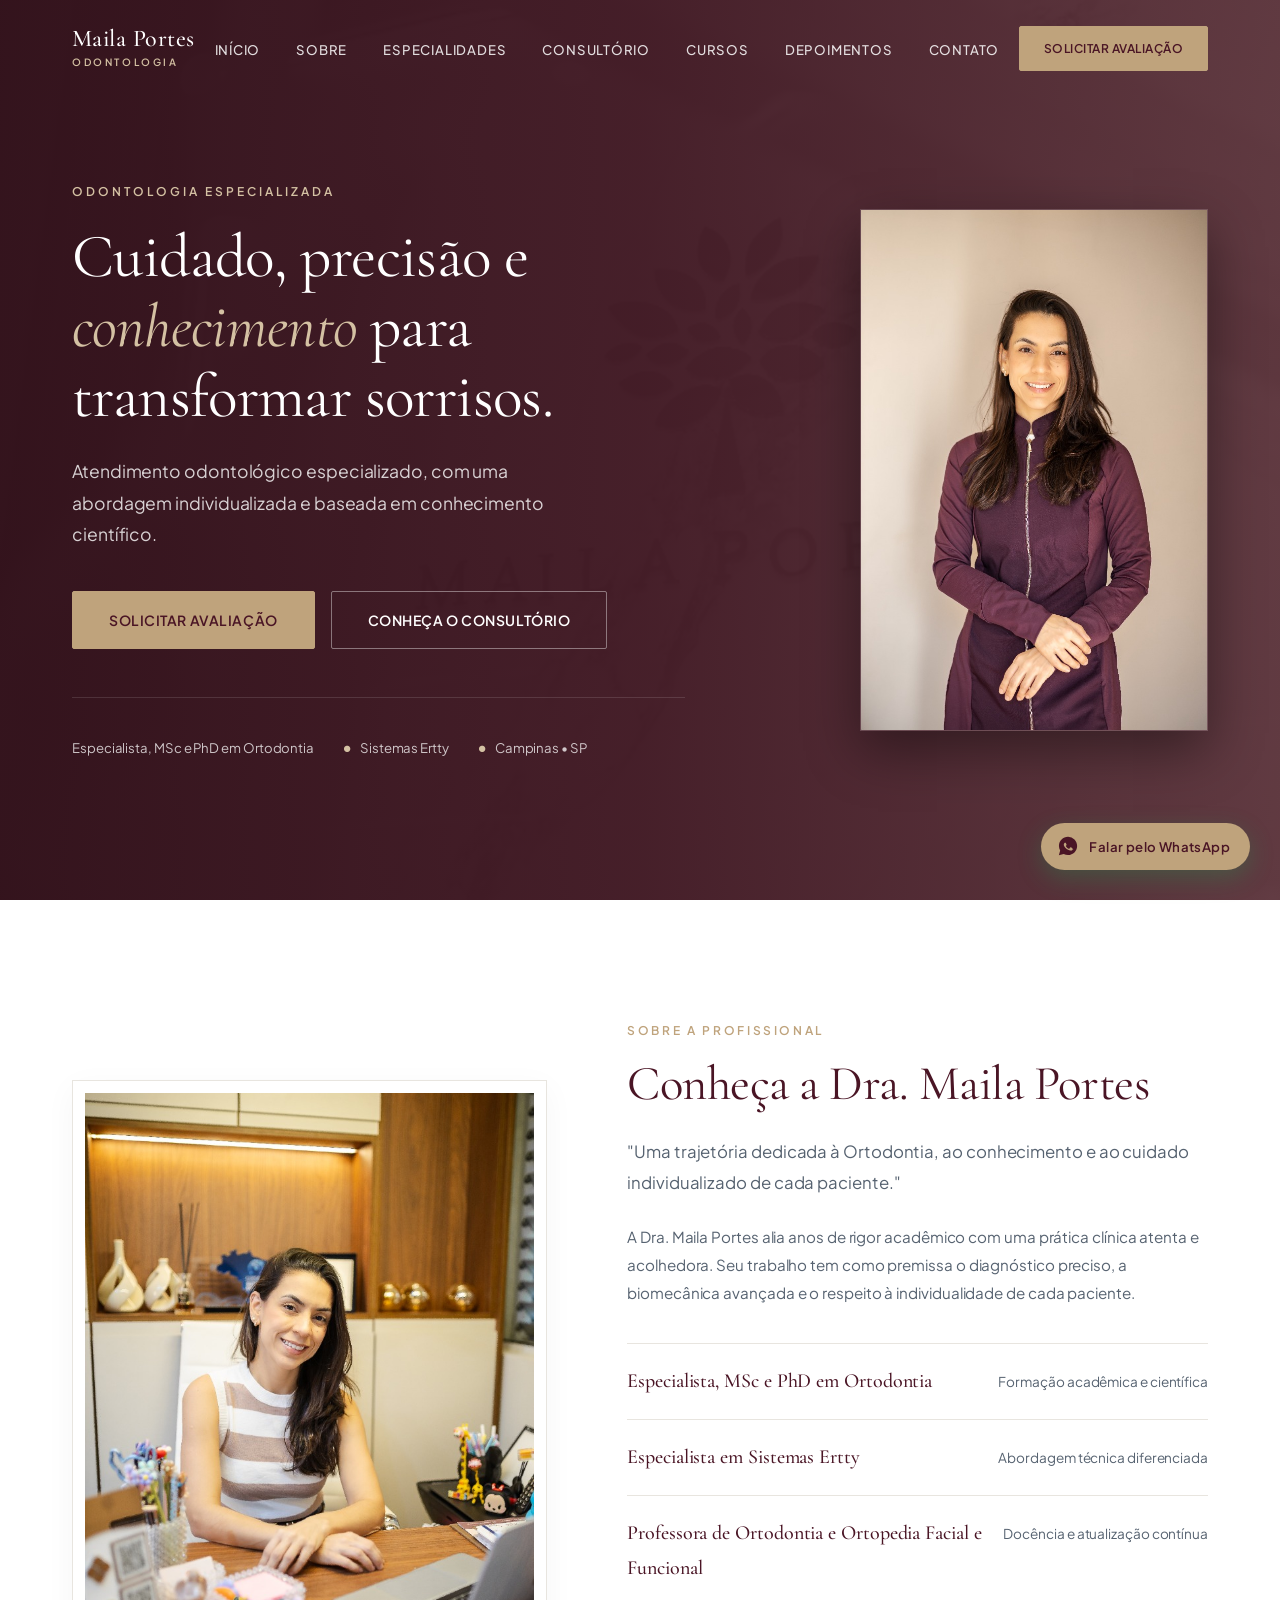
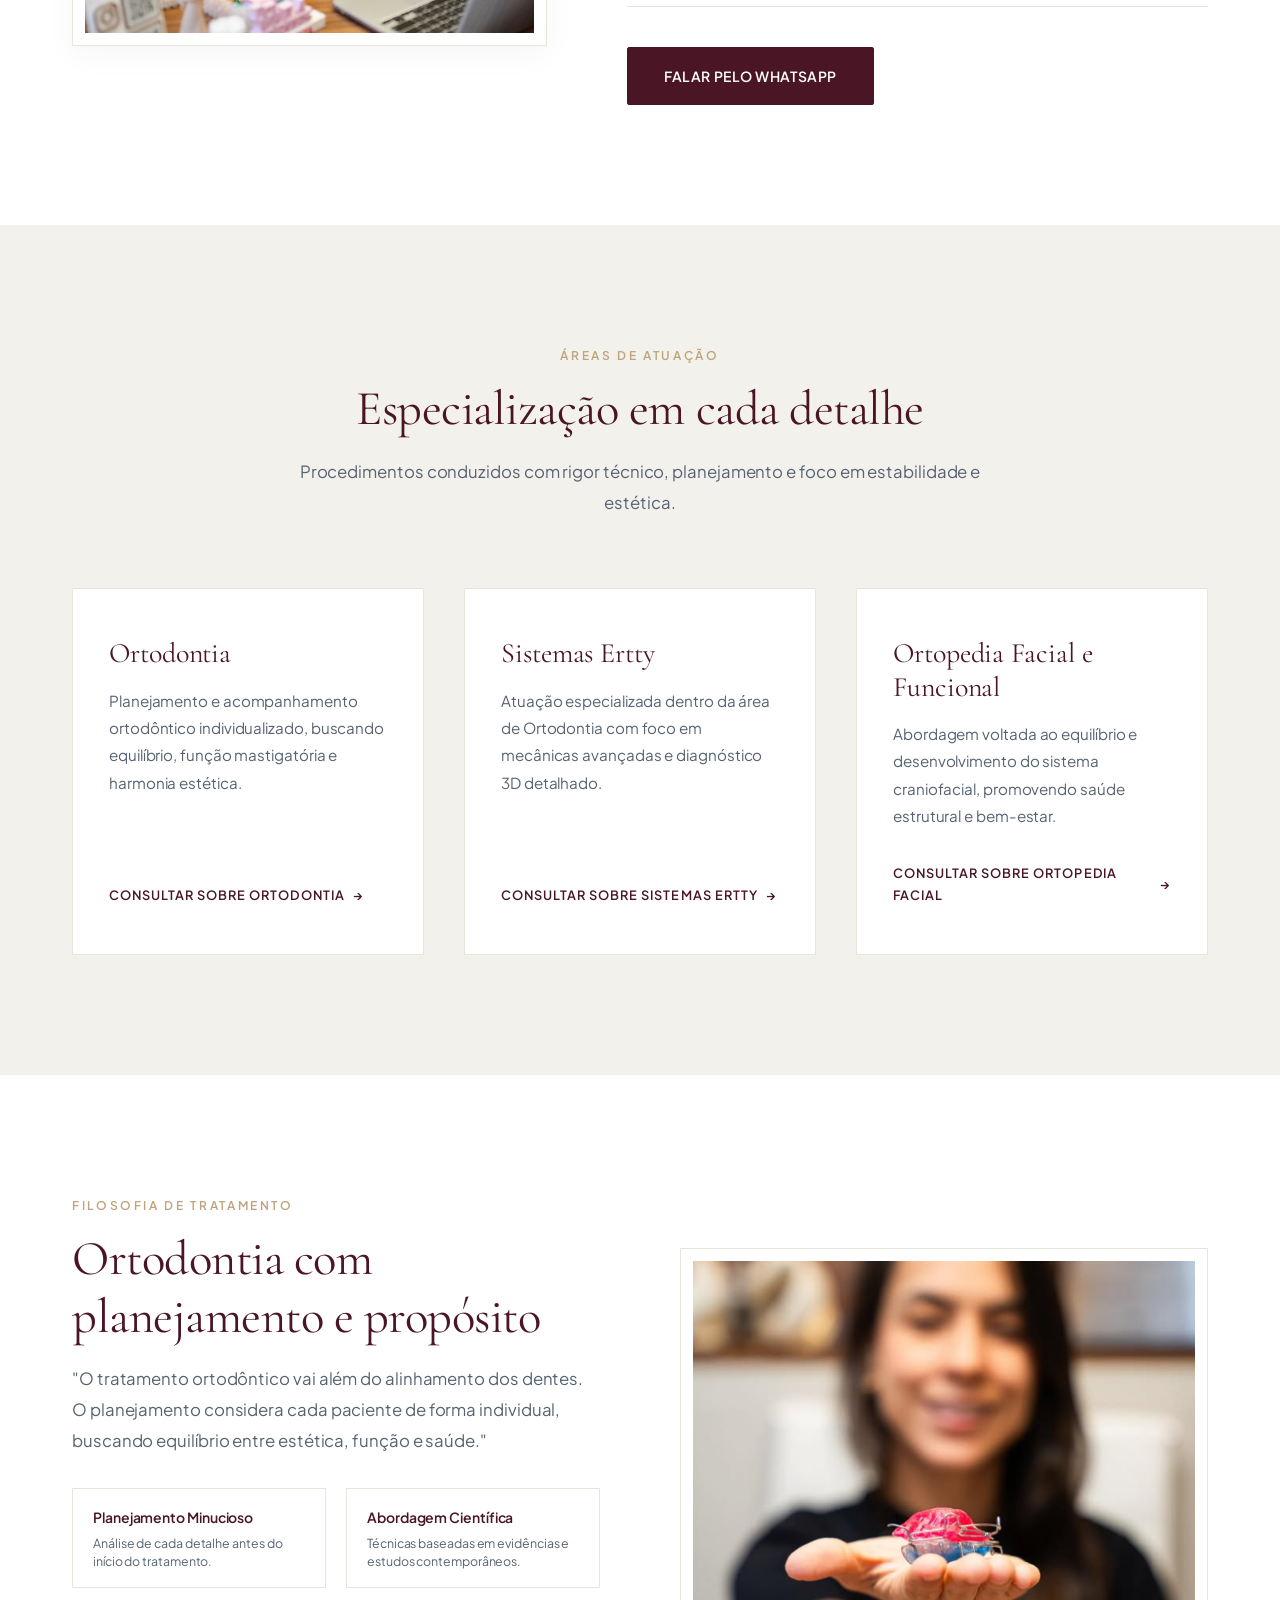
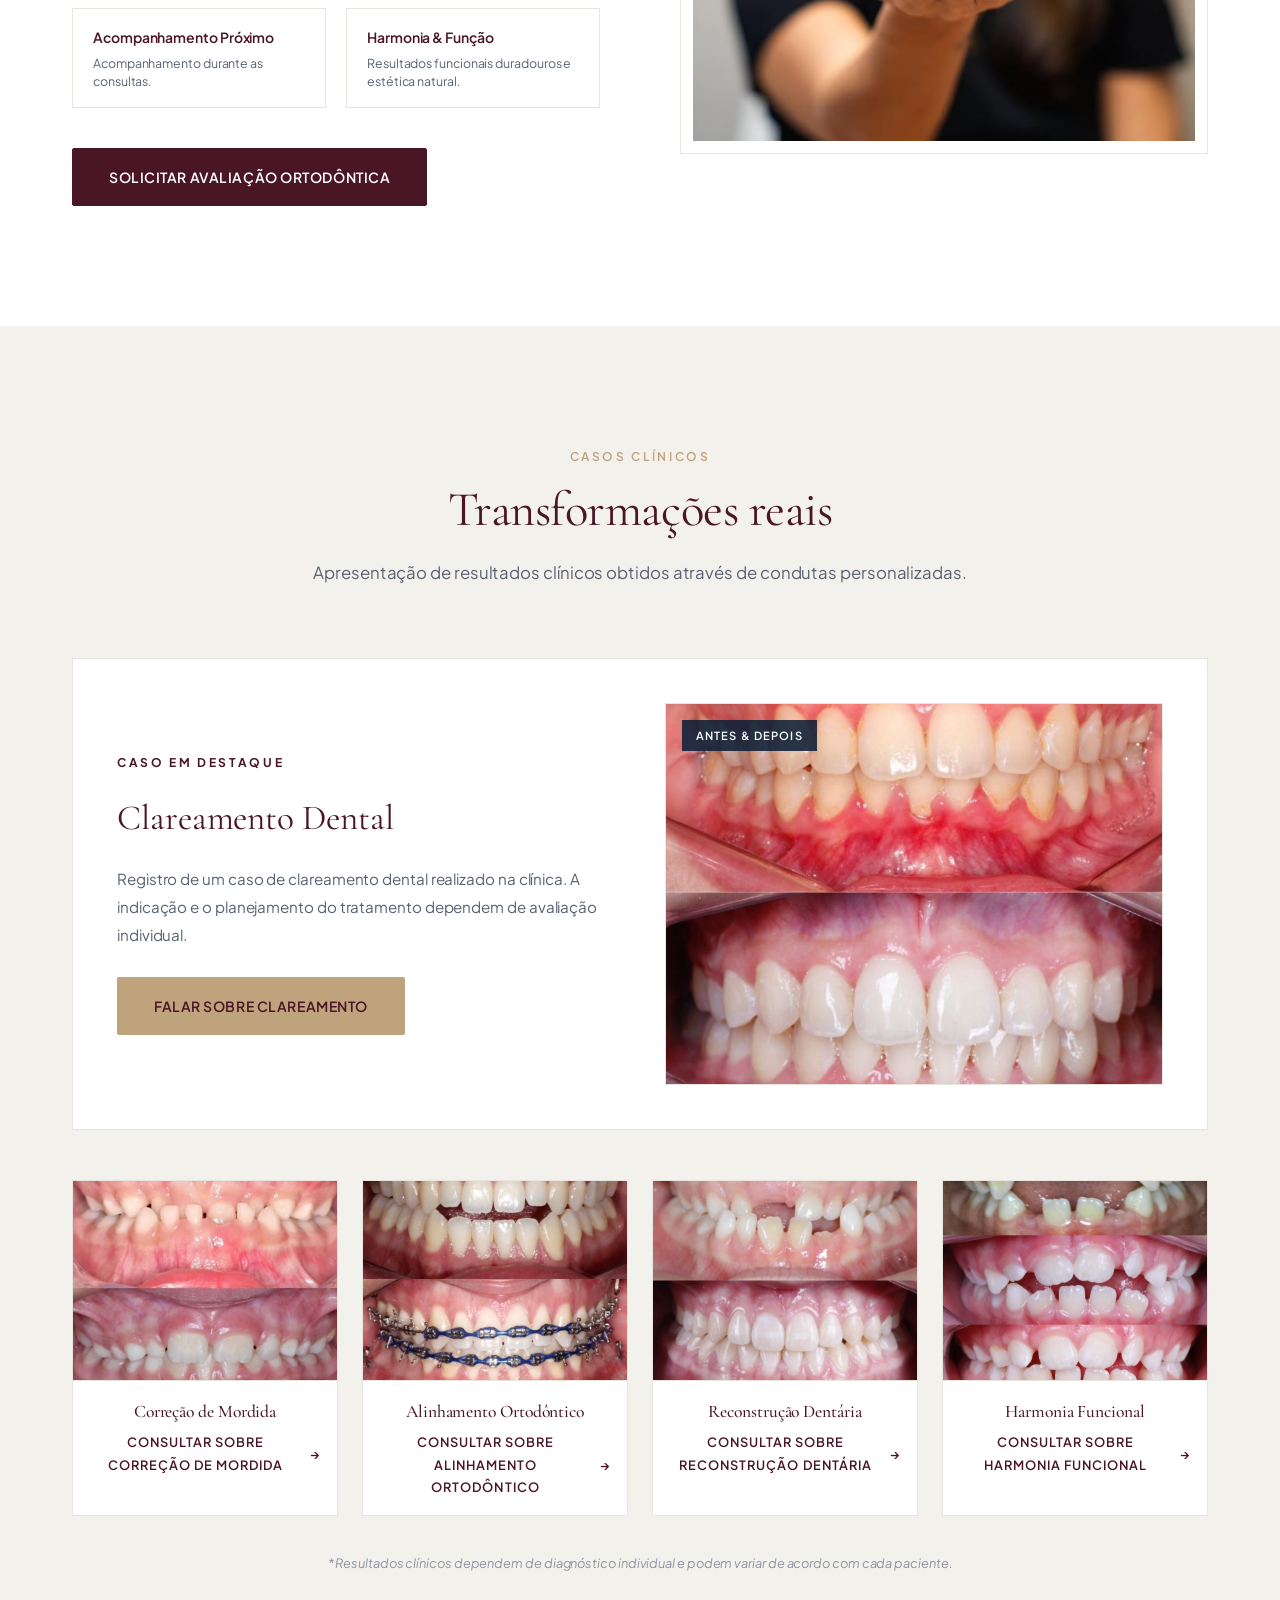
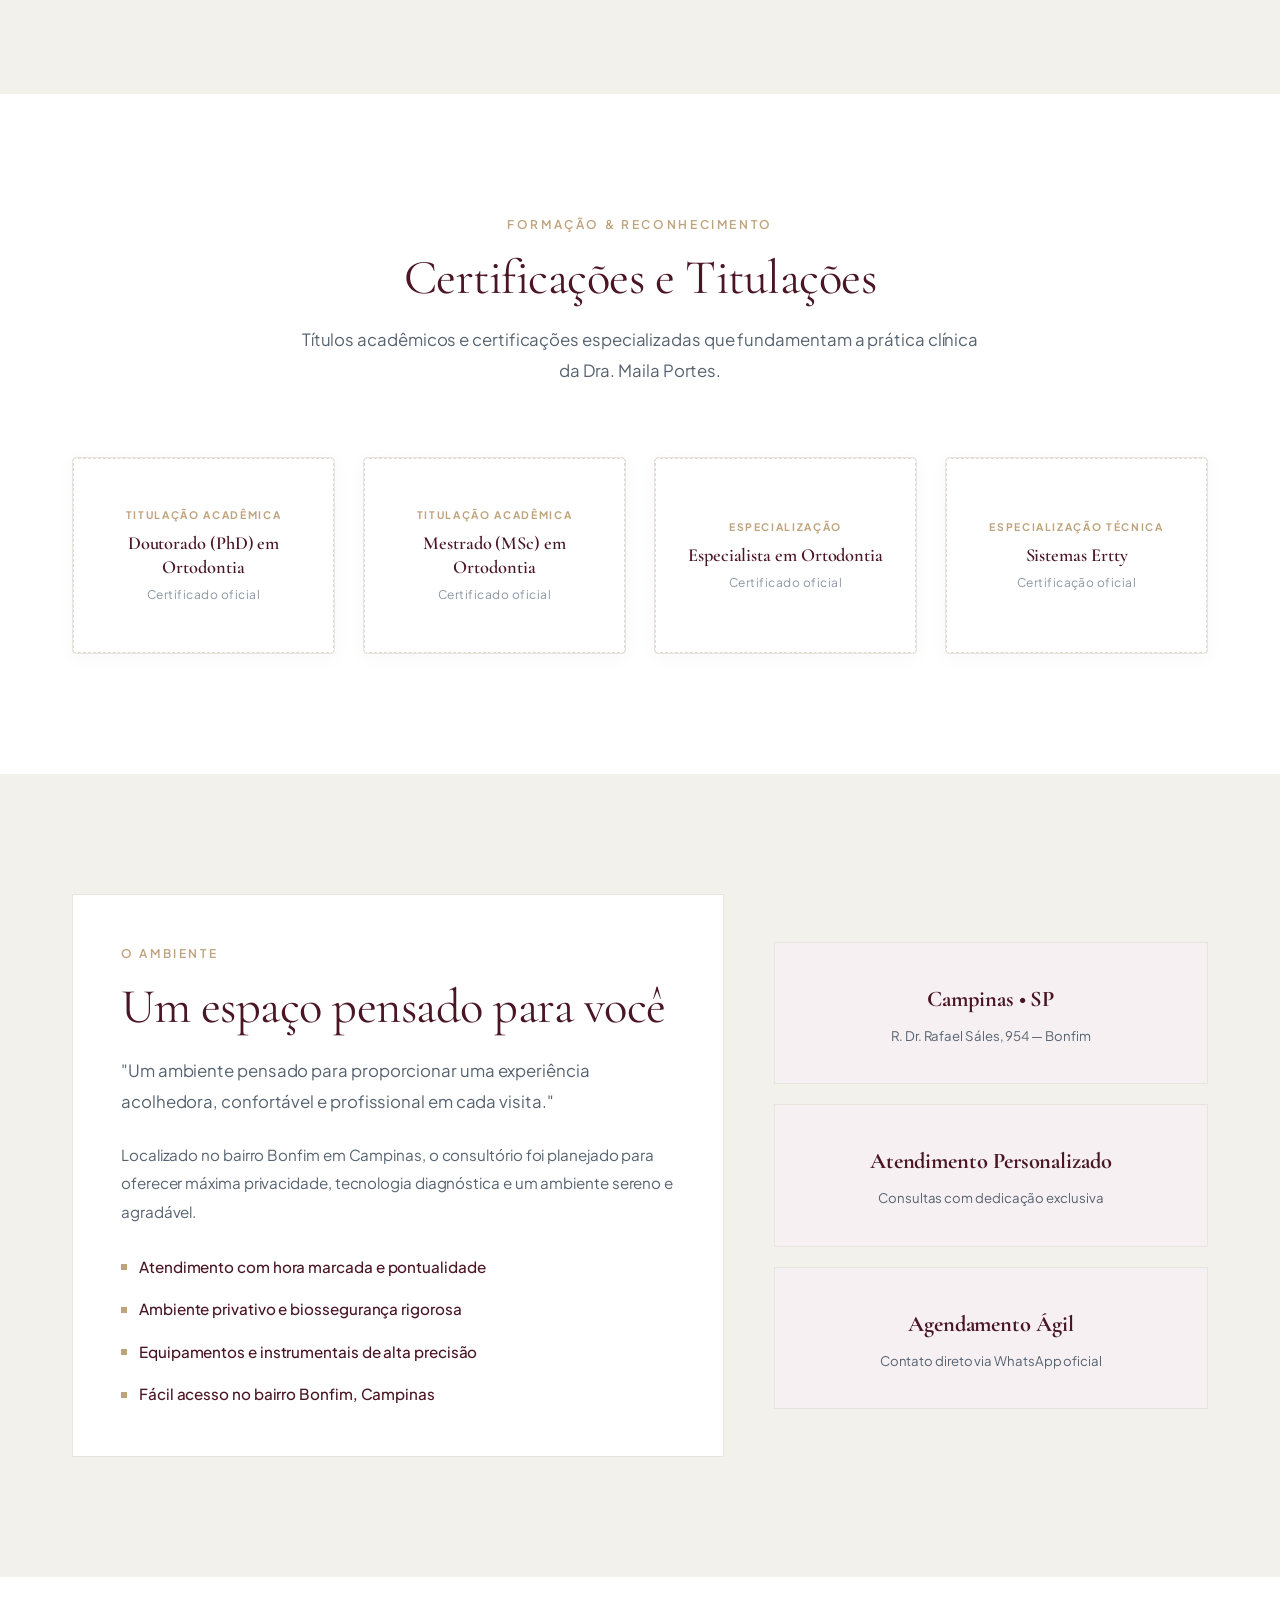
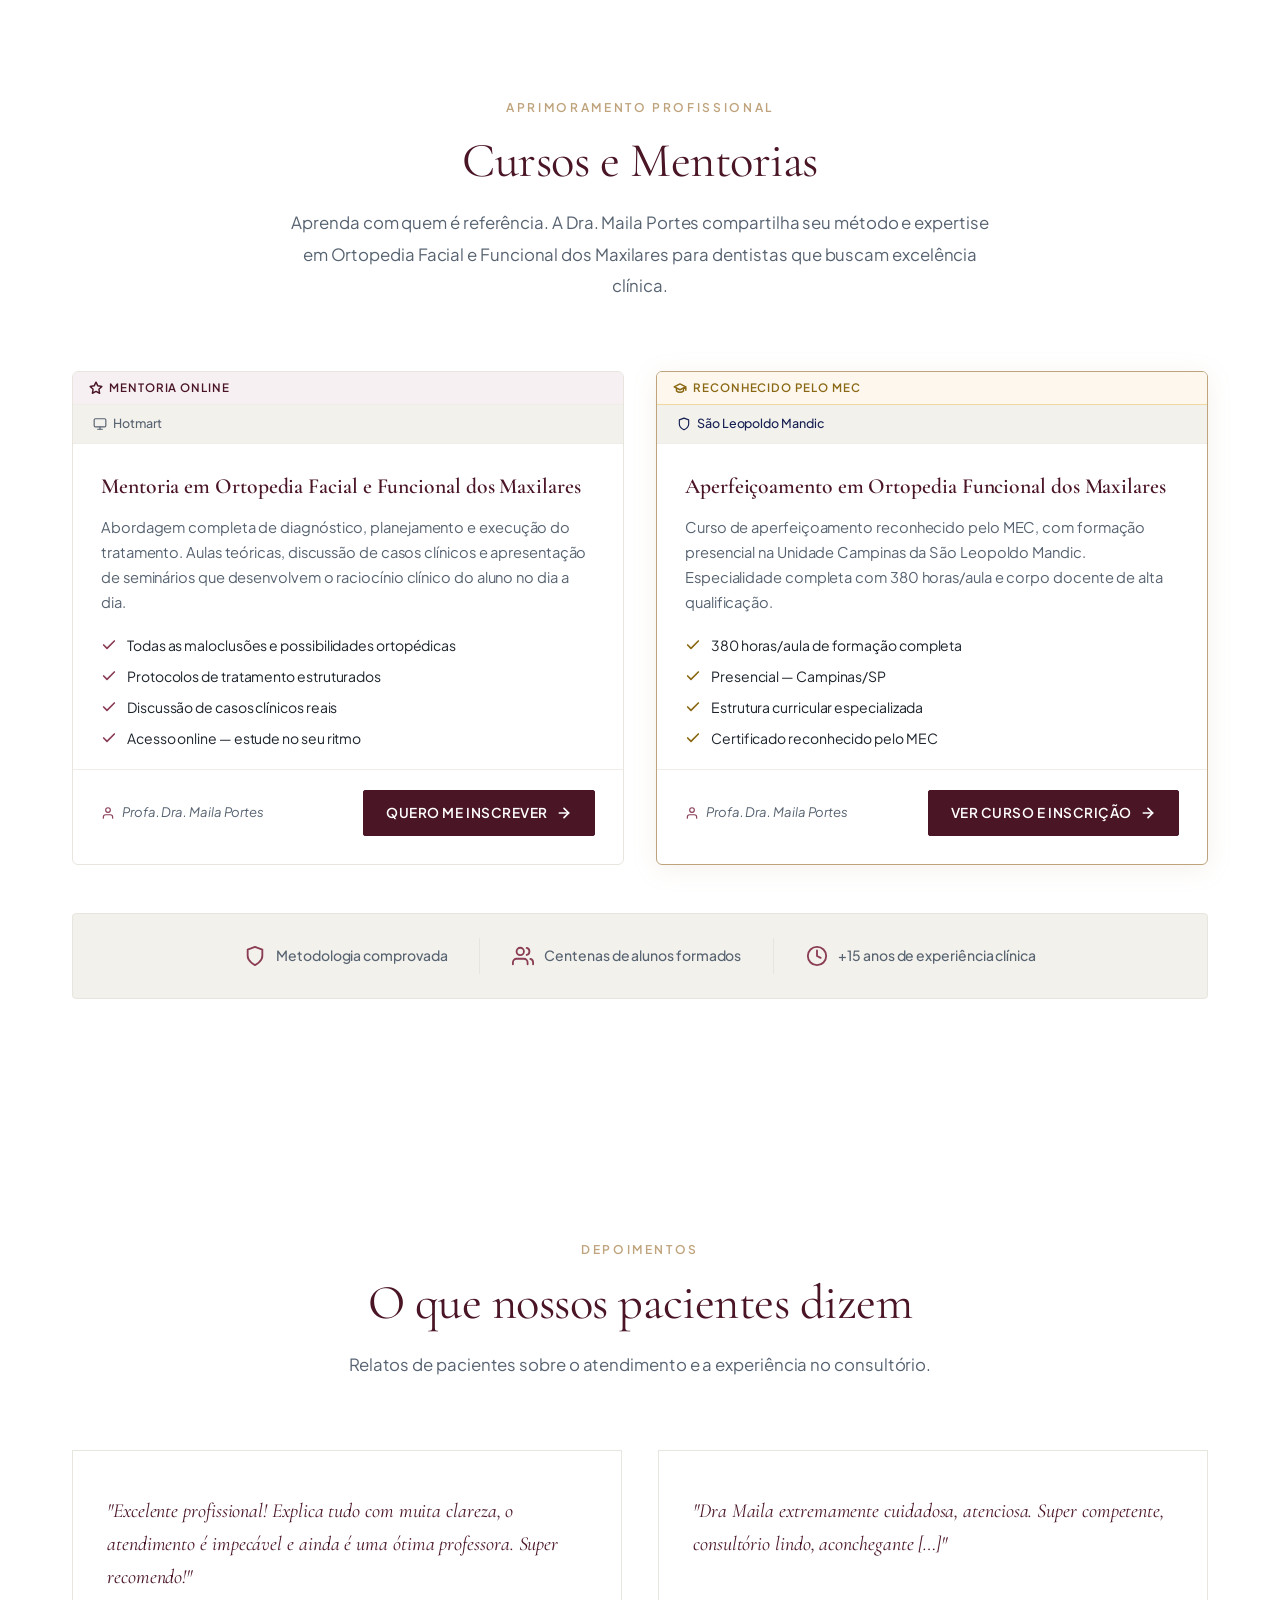
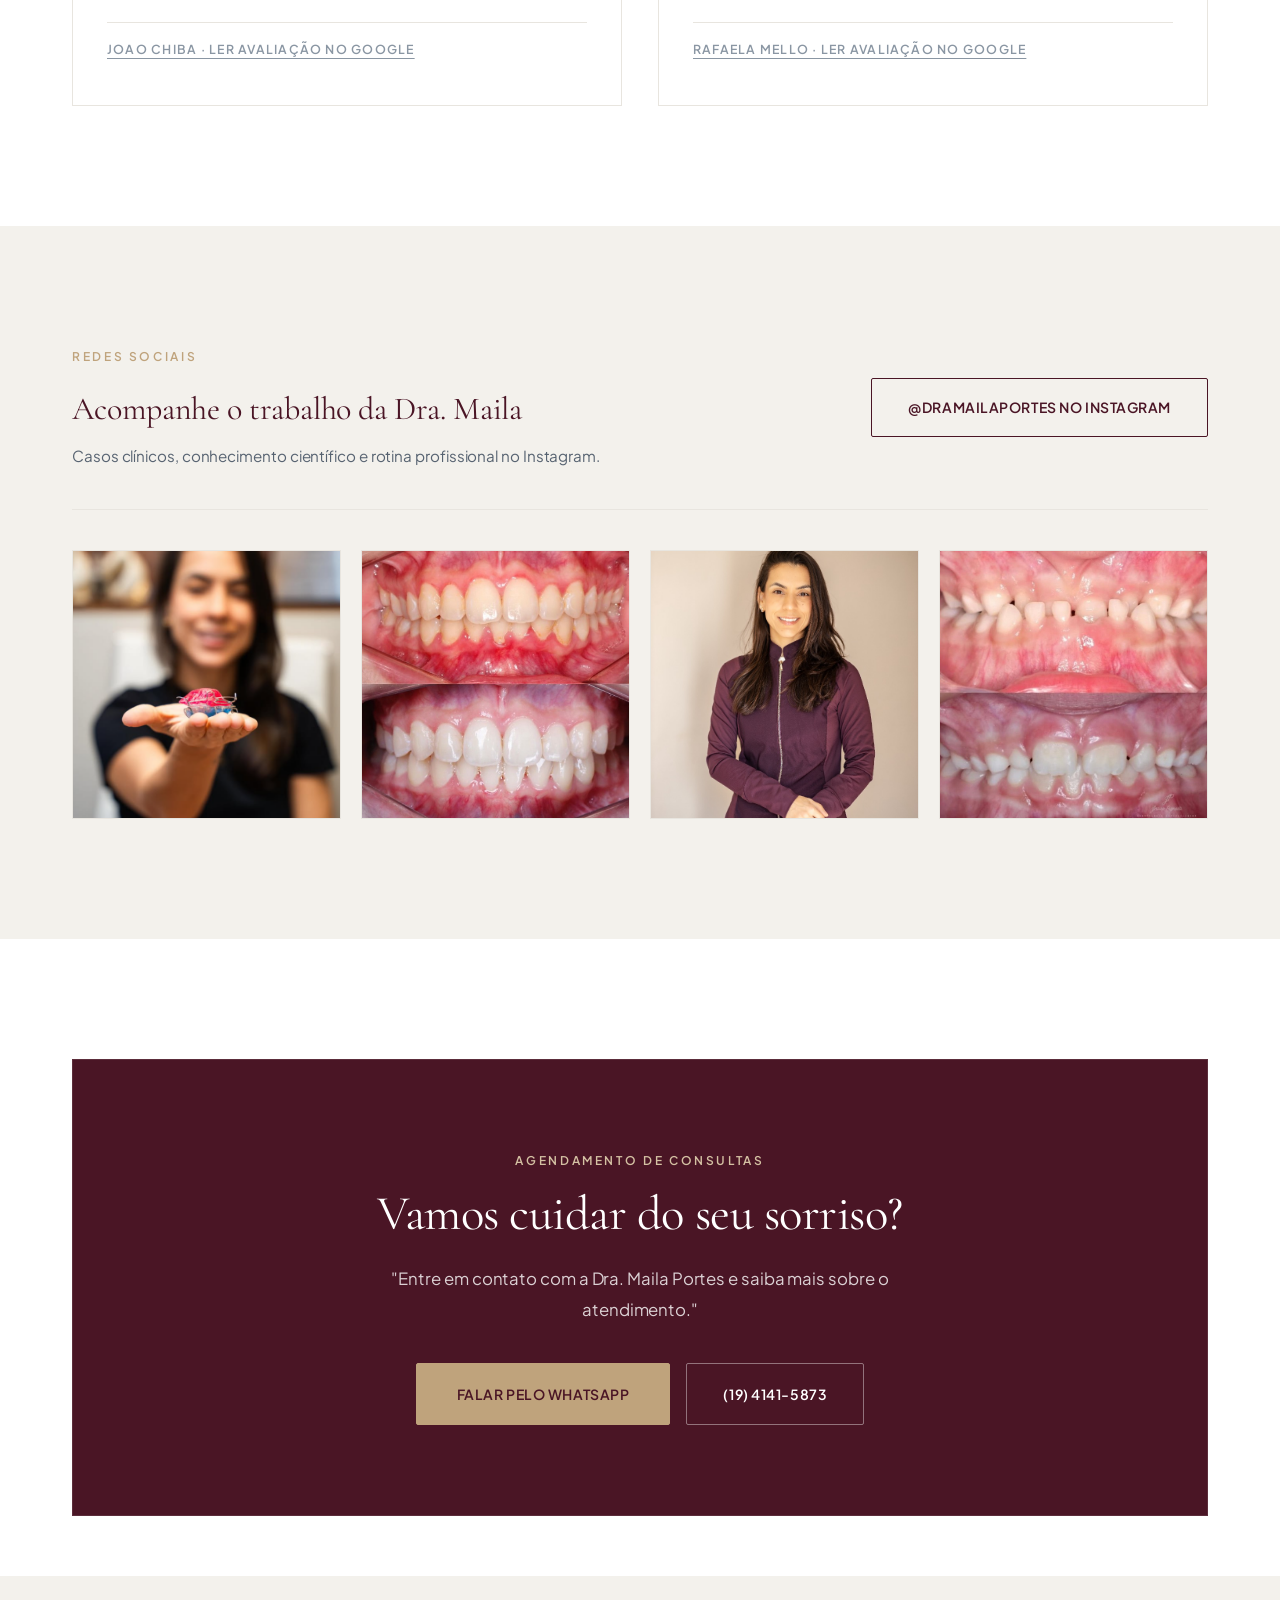
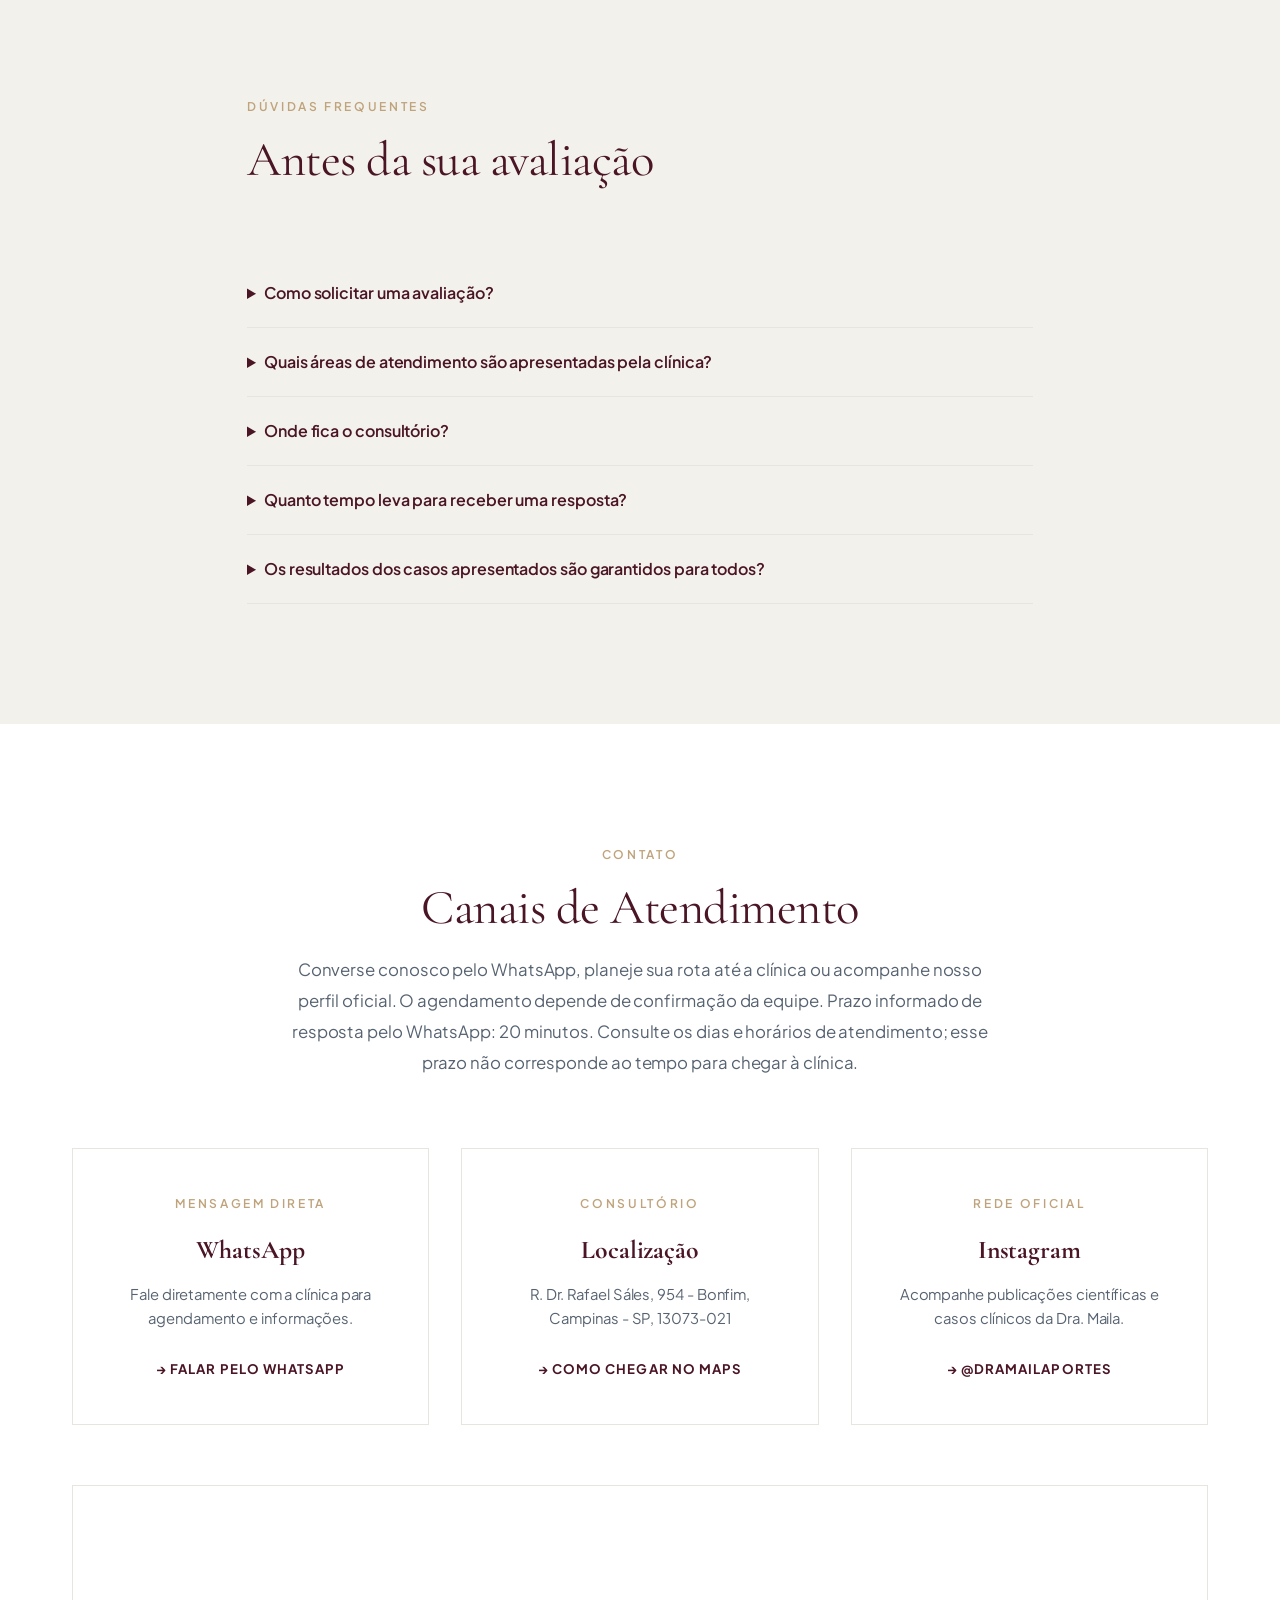
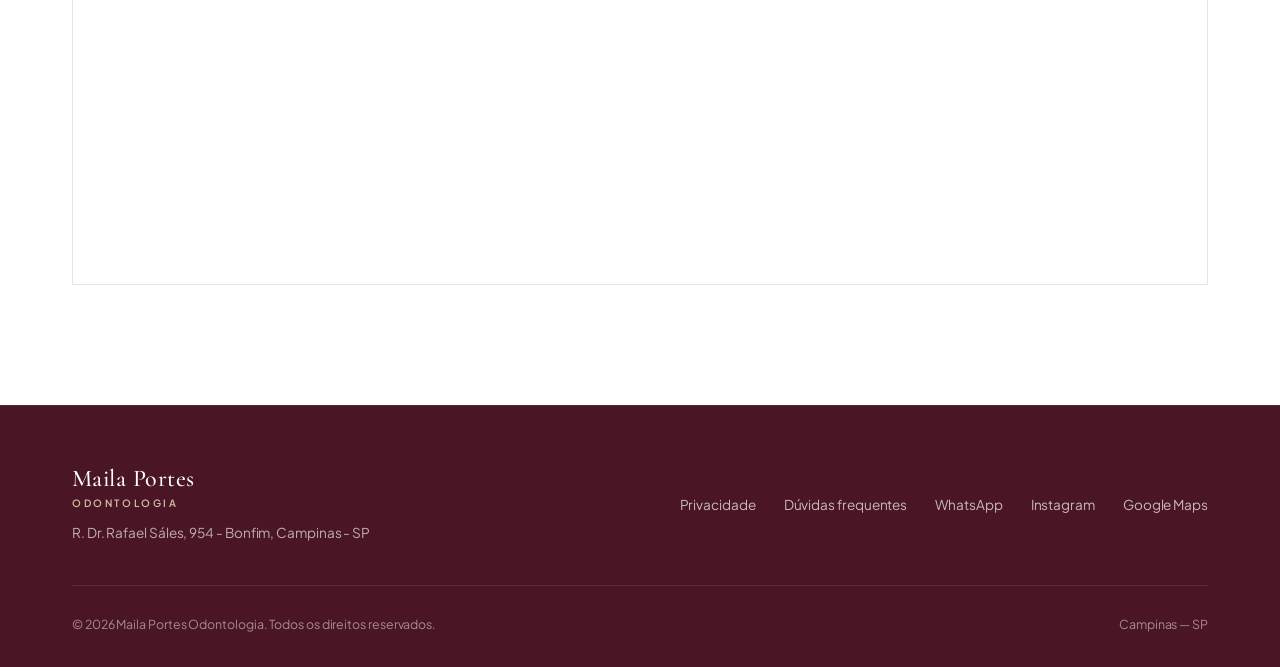
<file: index.html>
<!DOCTYPE html>
<html lang="pt-BR">
<head>
  <link rel="canonical" href="https://clinica-maila-portes.vercel.app/">
  <meta charset="UTF-8">
  <meta name="viewport" content="width=device-width, initial-scale=1.0">

  <!-- SEO & Metadados -->
  <title>Dra. Maila Portes | Ortodontia em Campinas</title>
  <meta name="description" content="Ortodontia e Ortopedia Facial e Funcional com a Dra. Maila Portes no Bonfim, Campinas. Conheça os tratamentos e solicite uma avaliação pelo WhatsApp.">
  <meta name="keywords" content="ortodontia campinas, ortodontista campinas, Dra Maila Portes, especialista ortodontia campinas, sistemas ertty, ortopedia facial campinas">
  <meta name="author" content="Dra. Maila Portes">
  <meta name="robots" content="index, follow">

  <!-- Open Graph -->
  <meta property="og:type" content="website">
  <meta property="og:title" content="Dra. Maila Portes | Ortodontia em Campinas">
  <meta property="og:description" content="Ortodontia e Ortopedia Facial e Funcional com a Dra. Maila Portes no Bonfim, Campinas. Conheça os tratamentos e solicite uma avaliação pelo WhatsApp.">
  <meta property="og:image" content="https://clinica-maila-portes.vercel.app/assets/images/dra-maila-nova.jpg">
  <meta property="og:locale" content="pt_BR">

  <meta property="og:url" content="https://clinica-maila-portes.vercel.app/">
  <meta property="og:site_name" content="Maila Portes Odontologia">
  <meta property="og:image:alt" content="Dra. Maila Portes em seu consultório">
  <meta name="twitter:card" content="summary_large_image">
  <meta name="twitter:title" content="Dra. Maila Portes | Ortodontia em Campinas">
  <meta name="twitter:description" content="Ortodontia e Ortopedia Facial e Funcional com a Dra. Maila Portes no Bonfim, Campinas. Conheça os tratamentos e solicite uma avaliação pelo WhatsApp.">
  <meta name="twitter:image" content="https://clinica-maila-portes.vercel.app/assets/images/dra-maila-nova.jpg">
  <meta name="twitter:image:alt" content="Dra. Maila Portes em seu consultório">
  <!-- Favicon -->
  <link rel="icon" type="image/png" href="/assets/images/favicon-maila-portes.png">

  <!-- Estilos -->
  <link rel="stylesheet" href="css/style.css">
<script type="application/ld+json">{"@context": "https://schema.org", "@type": "Dentist", "@id": "https://clinica-maila-portes.vercel.app/#clinica", "name": "Maila Portes Odontologia", "url": "https://clinica-maila-portes.vercel.app/", "image": "https://clinica-maila-portes.vercel.app/assets/images/dra-maila-nova.jpg", "telephone": "+55-19-4141-5873", "address": {"@type": "PostalAddress", "streetAddress": "Rua Dr. Rafael Sáles, 954 — Bonfim", "addressLocality": "Campinas", "addressRegion": "SP", "postalCode": "13073-021", "addressCountry": "BR"}, "sameAs": ["https://www.instagram.com/dramailaportes/"]}</script>
</head>
<body>
  <a class="skip-link" href="#conteudo">Pular para o conteúdo</a>

  <!-- ==========================================================================
       HEADER / NAVEGAÇÃO
       ========================================================================== -->
  <header class="site-header">
    <div class="container header-container">
      <a href="#inicio" class="brand-link" aria-label="Maila Portes Odontologia">
        <span class="brand-name">Maila Portes</span>
        <span class="brand-spec">Odontologia</span>
      </a>

      <nav class="desktop-nav" aria-label="Navegação Principal">
        <ul class="nav-links">
          <li class="nav-item"><a href="#inicio">Início</a></li>
          <li class="nav-item"><a href="#sobre">Sobre</a></li>
          <li class="nav-item"><a href="#especialidades">Especialidades</a></li>
          <li class="nav-item"><a href="#consultorio">Consultório</a></li>
          <li class="nav-item"><a href="#cursos">Cursos</a></li>
          <li class="nav-item"><a href="#depoimentos">Depoimentos</a></li>
          <li class="nav-item"><a href="#contato">Contato</a></li>
        </ul>
      </nav>

      <div class="header-right">
        <a href="/obrigado.html?servico=avaliacao" class="btn btn-whatsapp">
          Solicitar avaliação
        </a>
        <button aria-expanded="false" aria-controls="menu-mobile" class="mobile-nav-toggle" aria-label="Abrir menu de navegação">
          <span></span>
          <span></span>
          <span></span>
        </button>
      </div>
    </div>
  </header>

  <!-- Menu Mobile Overlay -->
  <div id="menu-mobile" class="mobile-nav-menu" aria-hidden="true" inert>
    <!-- Barra Superior do Menu com Logo e Botão Voltar -->
    <div class="mobile-menu-header">
      <a href="#inicio" class="mobile-brand-link mobile-link" aria-label="Maila Portes Odontologia">
        <span class="mobile-brand-name">Maila Portes</span>
        <span class="mobile-brand-spec">Odontologia</span>
      </a>
      <button class="mobile-menu-close" aria-label="Fechar menu e voltar">
        <svg width="18" height="18" viewBox="0 0 24 24" fill="none" stroke="currentColor" stroke-width="2" stroke-linecap="round" stroke-linejoin="round">
          <line x1="18" y1="6" x2="6" y2="18"></line>
          <line x1="6" y1="6" x2="18" y2="18"></line>
        </svg>
        <span>Voltar</span>
      </button>
    </div>

    <!-- Conteúdo / Links de Navegação -->
    <div class="mobile-menu-body">
      <ul class="mobile-nav-links">
        <li><a href="#inicio" class="mobile-link">Início</a></li>
        <li><a href="#sobre" class="mobile-link">Sobre a Dra. Maila</a></li>
        <li><a href="#especialidades" class="mobile-link">Especialidades</a></li>
        <li><a href="#resultados" class="mobile-link">Resultados Clínicos</a></li>
        <li><a href="#certificacoes" class="mobile-link">Certificações</a></li>
        <li><a href="#consultorio" class="mobile-link">O Consultório</a></li>
        <li><a href="#cursos" class="mobile-link">Cursos</a></li>
        <li><a href="#depoimentos" class="mobile-link">Depoimentos</a></li>
        <li><a href="#contato" class="mobile-link">Contato</a></li>
      </ul>
      <a href="/obrigado.html?servico=avaliacao" class="btn btn-whatsapp" style="width: 100%; max-width: 280px; text-align: center;">
        Falar pelo WhatsApp
      </a>
    </div>
  </div>

  <!-- ==========================================================================
       HERO COM VÍDEO DA FACHADA
       ========================================================================== -->
  <main id="conteudo">
  <section id="inicio" class="hero">
    <!-- Imagem de Fundo (Letreiro) -->
    <img src="assets/images/letreiro.jpg" alt="" class="hero-bg-image">
    <div class="hero-backdrop"></div>

    <div class="container">
      <div class="hero-grid">
        <!-- Coluna de Texto -->
        <div class="hero-text reveal">
          <span class="hero-eyebrow">Odontologia Especializada</span>
          <h1 class="hero-heading">
            Cuidado, precisão e <em>conhecimento</em> para transformar sorrisos.
          </h1>
          <p class="hero-subheading">
            Atendimento odontológico especializado, com uma abordagem individualizada e baseada em conhecimento científico.
          </p>

          <div class="hero-cta-group">
            <a href="/obrigado.html?servico=avaliacao" class="btn btn-whatsapp">
              Solicitar avaliação
            </a>
            <a href="#consultorio" class="btn btn-outline-light">
              Conheça o consultório
            </a>
          </div>

          <div class="hero-credentials-row">
            <span class="hero-credential-item">Especialista, MSc e PhD em Ortodontia</span>
            <span class="hero-credential-item">Sistemas Ertty</span>
            <span class="hero-credential-item">Campinas • SP</span>
          </div>
        </div>

        <!-- Coluna da Foto -->
        <div class="hero-figure reveal">
          <div class="hero-figure-frame">
            <img src="assets/images/dra-maila-nova.jpg" alt="Dra. Maila Portes no consultório em Campinas" width="420" height="520">

          </div>
        </div>
      </div>
    </div>
  </section>

  <!-- ==========================================================================
       SOBRE A DOUTORA
       ========================================================================== -->
  <section id="sobre" class="section section-white">
    <div class="container">
      <div class="about-editorial-grid">
        <!-- Foto -->
        <div class="about-portrait reveal">
          <div class="about-portrait-frame">
            <img src="assets/images/dra-maila-mesa.jpg" alt="Dra. Maila Portes - Cirurgiã-Dentista e Ortodontista">
          </div>
        </div>

        <!-- Biografia & Credenciais Oficiais -->
        <div class="about-info reveal">
          <div class="section-header" style="margin-bottom: 24px;">
            <span class="eyebrow">Sobre a profissional</span>
            <h2 class="headline">Conheça a Dra. Maila Portes</h2>
          </div>

          <p class="lead-text" style="margin-top: 0; margin-bottom: 24px;">
            "Uma trajetória dedicada à Ortodontia, ao conhecimento e ao cuidado individualizado de cada paciente."
          </p>

          <p style="color: var(--color-text-muted); font-size: 0.95rem; line-height: 1.85; margin-bottom: 30px;">
            A Dra. Maila Portes alia anos de rigor acadêmico com uma prática clínica atenta e acolhedora. Seu trabalho tem como premissa o diagnóstico preciso, a biomecânica avançada e o respeito à individualidade de cada paciente.
          </p>

          <div class="about-credentials-list">
            <div class="about-credential-row">
              <span class="title">Especialista, MSc e PhD em Ortodontia</span>
              <span class="detail">Formação acadêmica e científica</span>
            </div>
            <div class="about-credential-row">
              <span class="title">Especialista em Sistemas Ertty</span>
              <span class="detail">Abordagem técnica diferenciada</span>
            </div>
            <div class="about-credential-row">
              <span class="title">Professora de Ortodontia e Ortopedia Facial e Funcional</span>
              <span class="detail">Docência e atualização contínua</span>
            </div>
          </div>

          <a href="/obrigado.html?servico=avaliacao" class="btn btn-primary">
            Falar pelo WhatsApp
          </a>
        </div>
      </div>
    </div>
  </section>

  <!-- ==========================================================================
       ESPECIALIDADES
       ========================================================================== -->
  <section id="especialidades" class="section section-alt">
    <div class="container">
      <div class="section-header center reveal">
        <span class="eyebrow">Áreas de Atuação</span>
        <h2 class="headline">Especialização em cada detalhe</h2>
        <p class="lead-text">
          Procedimentos conduzidos com rigor técnico, planejamento e foco em estabilidade e estética.
        </p>
      </div>

      <div class="specialties-list-grid">
        <!-- Especialidade 1 -->
        <div class="specialty-item reveal">
          <div>
            <h3 class="specialty-name">Ortodontia</h3>
            <p class="specialty-text">
              Planejamento e acompanhamento ortodôntico individualizado, buscando equilíbrio, função mastigatória e harmonia estética.
            </p>
          </div>
          <a href="/obrigado.html?servico=ortodontia" class="specialty-action">
            Consultar sobre Ortodontia
          </a>
        </div>

        <!-- Especialidade 2 -->
        <div class="specialty-item reveal">
          <div>
            <h3 class="specialty-name">Sistemas Ertty</h3>
            <p class="specialty-text">
              Atuação especializada dentro da área de Ortodontia com foco em mecânicas avançadas e diagnóstico 3D detalhado.
            </p>
          </div>
          <a href="/obrigado.html?servico=ertty" class="specialty-action">
            Consultar sobre Sistemas Ertty
          </a>
        </div>

        <!-- Especialidade 3 -->
        <div class="specialty-item reveal">
          <div>
            <h3 class="specialty-name">Ortopedia Facial e Funcional</h3>
            <p class="specialty-text">
              Abordagem voltada ao equilíbrio e desenvolvimento do sistema craniofacial, promovendo saúde estrutural e bem-estar.
            </p>
          </div>
          <a href="/obrigado.html?servico=ortopedia" class="specialty-action">
            Consultar sobre Ortopedia Facial
          </a>
        </div>
      </div>
    </div>
  </section>

  <!-- ==========================================================================
       ORTODONTIA COM PLANEJAMENTO E PROPÓSITO
       ========================================================================== -->
  <section class="section section-white">
    <div class="container">
      <div class="ortho-section-grid">
        <div class="ortho-text reveal">
          <span class="eyebrow">Filosofia de Tratamento</span>
          <h2 class="headline">Ortodontia com planejamento e propósito</h2>
          <p class="lead-text">
            "O tratamento ortodôntico vai além do alinhamento dos dentes. O planejamento considera cada paciente de forma individual, buscando equilíbrio entre estética, função e saúde."
          </p>

          <div class="ortho-points">
            <div class="ortho-point-card">
              <h5>Planejamento Minucioso</h5>
              <p>Análise de cada detalhe antes do início do tratamento.</p>
            </div>
            <div class="ortho-point-card">
              <h5>Abordagem Científica</h5>
              <p>Técnicas baseadas em evidências e estudos contemporâneos.</p>
            </div>
            <div class="ortho-point-card">
              <h5>Acompanhamento Próximo</h5>
              <p>Acompanhamento durante as consultas.</p>
            </div>
            <div class="ortho-point-card">
              <h5>Harmonia & Função</h5>
              <p>Resultados funcionais duradouros e estética natural.</p>
            </div>
          </div>

          <a href="/obrigado.html?servico=ortodontia" class="btn btn-primary">
            Solicitar avaliação ortodôntica
          </a>
        </div>

        <div class="ortho-figure reveal">
          <div class="ortho-photo-box">
            <img src="assets/images/dra-maila-aparelho.png" alt="Dra. Maila Portes apresentando um modelo ortodôntico">
          </div>
        </div>
      </div>
    </div>
  </section>

  <!-- ==========================================================================
       TRANSFORMAÇÕES (ANTES E DEPOIS) COM DESTAQUE
       ========================================================================== -->
  <section id="resultados" class="section section-alt">
    <div class="container">
      <div class="section-header center reveal">
        <span class="eyebrow">Casos Clínicos</span>
        <h2 class="headline">Transformações reais</h2>
        <p class="lead-text">
          Apresentação de resultados clínicos obtidos através de condutas personalizadas.
        </p>
      </div>

      <!-- Destaque: Clareamento Dental -->
      <div class="case-featured reveal">
        <div class="case-featured-content">
          <span class="eyebrow" style="color: var(--color-primary); font-weight: 700;">Caso em Destaque</span>
          <h3 style="font-family: var(--font-serif); font-size: 2.2rem; color: var(--color-primary); margin-bottom: 16px; font-weight: 400;">
            Clareamento Dental
          </h3>
          <p style="color: var(--color-text-muted); font-size: 0.95rem; line-height: 1.85; margin-bottom: 28px;">
            Registro de um caso de clareamento dental realizado na clínica. A indicação e o planejamento do tratamento dependem de avaliação individual.
          </p>
          <a href="/obrigado.html?servico=clareamento" class="btn btn-whatsapp">
            Falar sobre Clareamento
          </a>
        </div>
        <div class="case-featured-media">
          <span class="case-featured-tag">Antes & Depois</span>
          <img src="assets/images/resultados/clareamento.jpg" alt="Antes e Depois de Clareamento Dental">
        </div>
      </div>

      <!-- Galeria com outros casos reais -->
      <div class="cases-more-grid">
        <div class="case-card-small reveal">
          <img src="assets/images/resultados/mordida.jpg" alt="Correção de mordida ortodôntica">
          <div class="info">
            <h4>Correção de Mordida</h4><a class="specialty-action" href="/obrigado.html?servico=ortodontia">Consultar sobre correção de mordida</a>
          </div>
        </div>
        <div class="case-card-small reveal">
          <img src="assets/images/resultados/aparelho.jpg" alt="Instalação de aparelho ortodôntico">
          <div class="info">
            <h4>Alinhamento Ortodôntico</h4><a class="specialty-action" href="/obrigado.html?servico=ortodontia">Consultar sobre alinhamento ortodôntico</a>
          </div>
        </div>
        <div class="case-card-small reveal">
          <img src="assets/images/resultados/reconstrucao-1.jpg" alt="Reconstrução estética dental">
          <div class="info">
            <h4>Reconstrução Dentária</h4><a class="specialty-action" href="/obrigado.html?servico=reconstrucao">Consultar sobre reconstrução dentária</a>
          </div>
        </div>
        <div class="case-card-small reveal">
          <img src="assets/images/resultados/reconstrucao-2.jpg" alt="Reconstrução funcional de dentes">
          <div class="info">
            <h4>Harmonia Funcional</h4><a class="specialty-action" href="/obrigado.html?servico=reconstrucao">Consultar sobre harmonia funcional</a>
          </div>
        </div>
      </div>

      <p class="disclaimer-note">
        * Resultados clínicos dependem de diagnóstico individual e podem variar de acordo com cada paciente.
      </p>
    </div>
  </section>

  <!-- ==========================================================================
       CERTIFICAÇÕES & TITULAÇÕES
       ========================================================================== -->
  <section id="certificacoes" class="section section-white">
    <div class="container">
      <div class="section-header center reveal">
        <span class="eyebrow">Formação & Reconhecimento</span>
        <h2 class="headline">Certificações e Titulações</h2>
        <p class="lead-text">
          Títulos acadêmicos e certificações especializadas que fundamentam a prática clínica da Dra. Maila Portes.
        </p>
      </div>

      <div class="certificates-grid reveal">
        <!-- Certificado 1 -->
        <div class="certificate-frame">
          <div class="certificate-placeholder-white">
            <span class="cert-tag">Titulação Acadêmica</span>
            <h4>Doutorado (PhD) em Ortodontia</h4>
            <p>Certificado oficial</p>
          </div>
        </div>

        <!-- Certificado 2 -->
        <div class="certificate-frame">
          <div class="certificate-placeholder-white">
            <span class="cert-tag">Titulação Acadêmica</span>
            <h4>Mestrado (MSc) em Ortodontia</h4>
            <p>Certificado oficial</p>
          </div>
        </div>

        <!-- Certificado 3 -->
        <div class="certificate-frame">
          <div class="certificate-placeholder-white">
            <span class="cert-tag">Especialização</span>
            <h4>Especialista em Ortodontia</h4>
            <p>Certificado oficial</p>
          </div>
        </div>

        <!-- Certificado 4 -->
        <div class="certificate-frame">
          <div class="certificate-placeholder-white">
            <span class="cert-tag">Especialização Técnica</span>
            <h4>Sistemas Ertty</h4>
            <p>Certificação oficial</p>
          </div>
        </div>
      </div>
    </div>
  </section>

  <!-- ==========================================================================
       O CONSULTÓRIO
       ========================================================================== -->
  <section id="consultorio" class="section section-alt">
    <div class="container">
      <div class="office-editorial-grid">
        <div class="office-info-card reveal">
          <span class="eyebrow">O Ambiente</span>
          <h2 class="headline" style="margin-bottom: 20px;">Um espaço pensado para você</h2>
          <p class="lead-text" style="margin-top: 0; margin-bottom: 24px;">
            "Um ambiente pensado para proporcionar uma experiência acolhedora, confortável e profissional em cada visita."
          </p>
          <p style="color: var(--color-text-muted); font-size: 0.95rem; line-height: 1.85;">
            Localizado no bairro Bonfim em Campinas, o consultório foi planejado para oferecer máxima privacidade, tecnologia diagnóstica e um ambiente sereno e agradável.
          </p>

          <div class="office-features-list">
            <div class="office-feature-item">Atendimento com hora marcada e pontualidade</div>
            <div class="office-feature-item">Ambiente privativo e biossegurança rigorosa</div>
            <div class="office-feature-item">Equipamentos e instrumentais de alta precisão</div>
            <div class="office-feature-item">Fácil acesso no bairro Bonfim, Campinas</div>
          </div>
        </div>

        <div class="office-curated-mosaic reveal">
          <div class="office-mosaic-block">
            <h4>Campinas • SP</h4>
            <p>R. Dr. Rafael Sáles, 954 — Bonfim</p>
          </div>
          <div class="office-mosaic-block">
            <h4>Atendimento Personalizado</h4>
            <p>Consultas com dedicação exclusiva</p>
          </div>
          <div class="office-mosaic-block">
            <h4>Agendamento Ágil</h4>
            <p>Contato direto via WhatsApp oficial</p>
          </div>
        </div>
      </div>
    </div>
  </section>

  <!-- ==========================================================================
       CURSOS
       ========================================================================== -->
  <section id="cursos" class="section section-white">
    <div class="container">
      <div class="section-header center reveal">
        <span class="eyebrow">Aprimoramento Profissional</span>
        <h2 class="headline">Cursos e Mentorias</h2>
        <p class="lead-text">
          Aprenda com quem é referência. A Dra. Maila Portes compartilha seu método e expertise em Ortopedia Facial e Funcional dos Maxilares para dentistas que buscam excelência clínica.
        </p>
      </div>

      <div class="cursos-grid">

        <!-- Curso 1: Mentoria Hotmart -->
        <div class="curso-card reveal">
          <div class="curso-card__badge">
            <svg width="14" height="14" viewBox="0 0 24 24" fill="none" stroke="currentColor" stroke-width="2.5" stroke-linecap="round" stroke-linejoin="round" aria-hidden="true"><polygon points="12 2 15.09 8.26 22 9.27 17 14.14 18.18 21.02 12 17.77 5.82 21.02 7 14.14 2 9.27 8.91 8.26 12 2"/></svg>
            Mentoria Online
          </div>
          <div class="curso-card__platform">
            <svg width="14" height="14" viewBox="0 0 24 24" fill="none" stroke="currentColor" stroke-width="2" stroke-linecap="round" stroke-linejoin="round" aria-hidden="true"><rect x="2" y="3" width="20" height="14" rx="2"/><line x1="8" y1="21" x2="16" y2="21"/><line x1="12" y1="17" x2="12" y2="21"/></svg>
            Hotmart
          </div>
          <div class="curso-card__body">
            <h3 class="curso-card__title">Mentoria em Ortopedia Facial e Funcional dos Maxilares</h3>
            <p class="curso-card__desc">
              Abordagem completa de diagnóstico, planejamento e execução do tratamento. Aulas teóricas, discussão de casos clínicos e apresentação de seminários que desenvolvem o raciocínio clínico do aluno no dia a dia.
            </p>
            <ul class="curso-card__features">
              <li>
                <svg width="16" height="16" viewBox="0 0 24 24" fill="none" stroke="currentColor" stroke-width="2.5" stroke-linecap="round" stroke-linejoin="round" aria-hidden="true"><polyline points="20 6 9 17 4 12"/></svg>
                Todas as maloclusões e possibilidades ortopédicas
              </li>
              <li>
                <svg width="16" height="16" viewBox="0 0 24 24" fill="none" stroke="currentColor" stroke-width="2.5" stroke-linecap="round" stroke-linejoin="round" aria-hidden="true"><polyline points="20 6 9 17 4 12"/></svg>
                Protocolos de tratamento estruturados
              </li>
              <li>
                <svg width="16" height="16" viewBox="0 0 24 24" fill="none" stroke="currentColor" stroke-width="2.5" stroke-linecap="round" stroke-linejoin="round" aria-hidden="true"><polyline points="20 6 9 17 4 12"/></svg>
                Discussão de casos clínicos reais
              </li>
              <li>
                <svg width="16" height="16" viewBox="0 0 24 24" fill="none" stroke="currentColor" stroke-width="2.5" stroke-linecap="round" stroke-linejoin="round" aria-hidden="true"><polyline points="20 6 9 17 4 12"/></svg>
                Acesso online — estude no seu ritmo
              </li>
            </ul>
          </div>
          <div class="curso-card__footer">
            <div class="curso-card__instructor">
              <svg width="14" height="14" viewBox="0 0 24 24" fill="none" stroke="currentColor" stroke-width="2" stroke-linecap="round" stroke-linejoin="round" aria-hidden="true"><path d="M20 21v-2a4 4 0 0 0-4-4H8a4 4 0 0 0-4 4v2"/><circle cx="12" cy="7" r="4"/></svg>
              Profa. Dra. Maila Portes
            </div>
            <a href="https://hotmart.com/pt-br/marketplace/produtos/mentoriaortopedia/T97473589S?utm_source=bucolink" target="_blank" rel="noopener noreferrer" class="curso-card__cta btn btn-primary">
              Quero me inscrever
              <svg width="16" height="16" viewBox="0 0 24 24" fill="none" stroke="currentColor" stroke-width="2.5" stroke-linecap="round" stroke-linejoin="round" aria-hidden="true"><line x1="5" y1="12" x2="19" y2="12"/><polyline points="12 5 19 12 12 19"/></svg>
            </a>
          </div>
        </div>

        <!-- Curso 2: SL Mandic -->
        <div class="curso-card curso-card--featured reveal">
          <div class="curso-card__badge curso-card__badge--gold">
            <svg width="14" height="14" viewBox="0 0 24 24" fill="none" stroke="currentColor" stroke-width="2.5" stroke-linecap="round" stroke-linejoin="round" aria-hidden="true"><path d="M22 10v6M2 10l10-5 10 5-10 5z"/><path d="M6 12v5c3 3 9 3 12 0v-5"/></svg>
            Reconhecido pelo MEC
          </div>
          <div class="curso-card__platform curso-card__platform--mandic">
            <svg width="14" height="14" viewBox="0 0 24 24" fill="none" stroke="currentColor" stroke-width="2" stroke-linecap="round" stroke-linejoin="round" aria-hidden="true"><path d="M12 22s8-4 8-10V5l-8-3-8 3v7c0 6 8 10 8 10z"/></svg>
            São Leopoldo Mandic
          </div>
          <div class="curso-card__body">
            <h3 class="curso-card__title">Aperfeiçoamento em Ortopedia Funcional dos Maxilares</h3>
            <p class="curso-card__desc">
              Curso de aperfeiçoamento reconhecido pelo MEC, com formação presencial na Unidade Campinas da São Leopoldo Mandic. Especialidade completa com 380 horas/aula e corpo docente de alta qualificação.
            </p>
            <ul class="curso-card__features">
              <li>
                <svg width="16" height="16" viewBox="0 0 24 24" fill="none" stroke="currentColor" stroke-width="2.5" stroke-linecap="round" stroke-linejoin="round" aria-hidden="true"><polyline points="20 6 9 17 4 12"/></svg>
                380 horas/aula de formação completa
              </li>
              <li>
                <svg width="16" height="16" viewBox="0 0 24 24" fill="none" stroke="currentColor" stroke-width="2.5" stroke-linecap="round" stroke-linejoin="round" aria-hidden="true"><polyline points="20 6 9 17 4 12"/></svg>
                Presencial — Campinas/SP
              </li>
              <li>
                <svg width="16" height="16" viewBox="0 0 24 24" fill="none" stroke="currentColor" stroke-width="2.5" stroke-linecap="round" stroke-linejoin="round" aria-hidden="true"><polyline points="20 6 9 17 4 12"/></svg>
                Estrutura curricular especializada
              </li>
              <li>
                <svg width="16" height="16" viewBox="0 0 24 24" fill="none" stroke="currentColor" stroke-width="2.5" stroke-linecap="round" stroke-linejoin="round" aria-hidden="true"><polyline points="20 6 9 17 4 12"/></svg>
                Certificado reconhecido pelo MEC
              </li>
            </ul>
          </div>
          <div class="curso-card__footer">
            <div class="curso-card__instructor">
              <svg width="14" height="14" viewBox="0 0 24 24" fill="none" stroke="currentColor" stroke-width="2" stroke-linecap="round" stroke-linejoin="round" aria-hidden="true"><path d="M20 21v-2a4 4 0 0 0-4-4H8a4 4 0 0 0-4 4v2"/><circle cx="12" cy="7" r="4"/></svg>
              Profa. Dra. Maila Portes
            </div>
            <a href="https://slmandic.edu.br/cursos/curso/aperfeicoamento-em-ortopedia-funcional-dos-maxilares-mec-4" target="_blank" rel="noopener noreferrer" class="curso-card__cta btn btn-primary">
              Ver curso e inscrição
              <svg width="16" height="16" viewBox="0 0 24 24" fill="none" stroke="currentColor" stroke-width="2.5" stroke-linecap="round" stroke-linejoin="round" aria-hidden="true"><line x1="5" y1="12" x2="19" y2="12"/><polyline points="12 5 19 12 12 19"/></svg>
            </a>
          </div>
        </div>

      </div><!-- /.cursos-grid -->

      <!-- Faixa de credibilidade -->
      <div class="cursos-trust reveal">
        <div class="cursos-trust__item">
          <svg width="22" height="22" viewBox="0 0 24 24" fill="none" stroke="currentColor" stroke-width="2" stroke-linecap="round" stroke-linejoin="round" aria-hidden="true"><path d="M12 22s8-4 8-10V5l-8-3-8 3v7c0 6 8 10 8 10z"/></svg>
          <span>Metodologia comprovada</span>
        </div>
        <div class="cursos-trust__divider" aria-hidden="true"></div>
        <div class="cursos-trust__item">
          <svg width="22" height="22" viewBox="0 0 24 24" fill="none" stroke="currentColor" stroke-width="2" stroke-linecap="round" stroke-linejoin="round" aria-hidden="true"><path d="M17 21v-2a4 4 0 0 0-4-4H5a4 4 0 0 0-4 4v2"/><circle cx="9" cy="7" r="4"/><path d="M23 21v-2a4 4 0 0 0-3-3.87"/><path d="M16 3.13a4 4 0 0 1 0 7.75"/></svg>
          <span>Centenas de alunos formados</span>
        </div>
        <div class="cursos-trust__divider" aria-hidden="true"></div>
        <div class="cursos-trust__item">
          <svg width="22" height="22" viewBox="0 0 24 24" fill="none" stroke="currentColor" stroke-width="2" stroke-linecap="round" stroke-linejoin="round" aria-hidden="true"><circle cx="12" cy="12" r="10"/><polyline points="12 6 12 12 16 14"/></svg>
          <span>+15 anos de experiência clínica</span>
        </div>
      </div>

    </div>
  </section>

  <!-- ==========================================================================
       DEPOIMENTOS DOS PACIENTES
       ========================================================================== -->
  <section id="depoimentos" class="section section-white">
    <div class="container">
      <div class="section-header center reveal">
        <span class="eyebrow">Depoimentos</span>
        <h2 class="headline">O que nossos pacientes dizem</h2>
        <p class="lead-text">
          Relatos de pacientes sobre o atendimento e a experiência no consultório.
        </p>
      </div>

      <div class="testimonials-editorial-grid">
        <!-- Depoimento 1 -->
        <div class="testimonial-box reveal">

          <p class="testimonial-quote">
            "Excelente profissional! Explica tudo com muita clareza, o atendimento é impecável e ainda é uma ótima professora. Super recomendo!"
          </p>
          <div class="testimonial-source">
            <a href="https://share.google/AA5fe8s6TDrm9nV80" target="_blank" rel="noopener noreferrer">Joao Chiba · Ler avaliação no Google</a>
          </div>
        </div>

        <!-- Depoimento com fonte verificada -->
        <div class="testimonial-box reveal">

          <p class="testimonial-quote">
            "Dra Maila extremamente cuidadosa, atenciosa. Super competente, consultório lindo, aconchegante […]"
          </p>
          <div class="testimonial-source">
            <a href="https://share.google/8fEA0XbY4GFSd9opr" target="_blank" rel="noopener noreferrer">Rafaela Mello · Ler avaliação no Google</a>
          </div>
        </div>
      </div>
    </div>
  </section>

  <!-- ==========================================================================
       INSTAGRAM
       ========================================================================== -->
  <section class="section section-alt">
    <div class="container">
      <div class="instagram-editorial-banner reveal">
        <div>
          <span class="eyebrow">Redes Sociais</span>
          <h3 style="font-family: var(--font-serif); font-size: 2rem; color: var(--color-primary); font-weight: 400; margin-bottom: 6px;">
            Acompanhe o trabalho da Dra. Maila
          </h3>
          <p style="color: var(--color-text-muted); font-size: 0.95rem;">
            Casos clínicos, conhecimento científico e rotina profissional no Instagram.
          </p>
        </div>

        <a href="https://www.instagram.com/dramailaportes/" target="_blank" rel="noopener noreferrer" class="btn btn-outline">
          @dramailaportes no Instagram
        </a>
      </div>

      <div class="instagram-feed-mosaic reveal">
        <a href="https://www.instagram.com/dramailaportes/" target="_blank" rel="noopener noreferrer" class="instagram-mosaic-item">
          <img src="assets/images/dra-maila-aparelho.png" alt="Dra. Maila Portes apresentando um modelo ortodôntico">
        </a>
        <a href="https://www.instagram.com/dramailaportes/" target="_blank" rel="noopener noreferrer" class="instagram-mosaic-item">
          <img src="assets/images/resultados/clareamento.jpg" alt="Caso clínico de clareamento dental">
        </a>
        <a href="https://www.instagram.com/dramailaportes/" target="_blank" rel="noopener noreferrer" class="instagram-mosaic-item">
          <img src="assets/images/dra-maila-nova.jpg" alt="Dra. Maila Portes no consultório">
        </a>
        <a href="https://www.instagram.com/dramailaportes/" target="_blank" rel="noopener noreferrer" class="instagram-mosaic-item">
          <img src="assets/images/resultados/mordida.jpg" alt="Caso clínico de correção de mordida">
        </a>
      </div>
    </div>
  </section>

  <!-- ==========================================================================
       CTA PRINCIPAL
       ========================================================================== -->
  <section class="section section-white" style="padding-bottom: 60px;">
    <div class="container">
      <div class="cta-banner-elegant reveal">
        <span class="eyebrow" style="color: var(--color-accent-light);">Agendamento de Consultas</span>
        <h2 class="headline">Vamos cuidar do seu sorriso?</h2>
        <p class="lead-text">
          "Entre em contato com a Dra. Maila Portes e saiba mais sobre o atendimento."
        </p>

        <div class="cta-banner-actions">
          <a href="/obrigado.html?servico=avaliacao" class="btn btn-whatsapp" style="padding: 18px 40px;">
            Falar pelo WhatsApp
          </a>
          <a href="tel:+551941415873" class="btn btn-outline-light">
            (19) 4141-5873
          </a>
        </div>
      </div>
    </div>
  </section>

  <!-- ==========================================================================
       ÁREA DE CONTATO
       ========================================================================== -->
<section id="faq" class="section section-alt"><div class="container faq-content"><div class="section-header"><span class="eyebrow">Dúvidas frequentes</span><h2 class="headline">Antes da sua avaliação</h2></div><details><summary>Como solicitar uma avaliação?</summary><p>Escolha o botão de contato, continue para o WhatsApp e envie sua mensagem. A clínica precisa confirmar a data e o horário: navegar pelo site não reserva uma consulta.</p></details><details><summary>Quais áreas de atendimento são apresentadas pela clínica?</summary><p>A clínica apresenta Ortodontia, Sistemas Ertty e Ortopedia Facial e Funcional. Também há casos de clareamento e reconstrução dentária nesta página. A indicação de um tratamento depende da avaliação individual.</p></details><details><summary>Onde fica o consultório?</summary><p>Na Rua Dr. Rafael Sáles, 954, bairro Bonfim, Campinas — SP, CEP 13073-021. Use o link de localização na seção de contato para planejar sua rota.</p></details><details><summary>Quanto tempo leva para receber uma resposta?</summary><p>O prazo informado pela clínica para responder no WhatsApp é de 20 minutos. Confirme com a equipe os dias e horários de atendimento. Esse prazo se refere ao retorno da equipe, não ao tempo de deslocamento até a clínica nem à confirmação de uma consulta.</p></details><details><summary>Os resultados dos casos apresentados são garantidos para todos?</summary><p>Não. As imagens mostram casos individuais. Os resultados e a duração de cada tratamento variam conforme o diagnóstico e o acompanhamento de cada paciente.</p></details></div></section>
  <section id="contato" class="section section-white">
    <div class="container">
      <div class="section-header center reveal">
        <span class="eyebrow">Contato</span>
        <h2 class="headline">Canais de Atendimento</h2>
        <p class="lead-text">
          Converse conosco pelo WhatsApp, planeje sua rota até a clínica ou acompanhe nosso perfil oficial. O agendamento depende de confirmação da equipe. Prazo informado de resposta pelo WhatsApp: 20 minutos. Consulte os dias e horários de atendimento; esse prazo não corresponde ao tempo para chegar à clínica.
        </p>
      </div>

      <!-- 3 Opções Claras e Elegantes -->
      <div class="contact-triad-grid">
        <!-- 1. WhatsApp -->
        <a href="/obrigado.html?servico=avaliacao" class="contact-card reveal">
          <div>
            <span class="eyebrow" style="color: var(--color-whatsapp);">Mensagem Direta</span>
            <h3>WhatsApp</h3>
            <p>Fale diretamente com a clínica para agendamento e informações.</p>
          </div>
          <span class="card-action">→ Falar pelo WhatsApp</span>
        </a>

        <!-- 2. Localização -->
        <a href="https://maps.google.com/?q=R.+Dr.+Rafael+S%C3%A1les,+954+-+Bonfim,+Campinas+-+SP,+13073-021" target="_blank" rel="noopener noreferrer" class="contact-card reveal">
          <div>
            <span class="eyebrow">Consultório</span>
            <h3>Localização</h3>
            <p>R. Dr. Rafael Sáles, 954 - Bonfim, Campinas - SP, 13073-021</p>
          </div>
          <span class="card-action">→ Como chegar no Maps</span>
        </a>

        <!-- 3. Instagram -->
        <a href="https://www.instagram.com/dramailaportes/" target="_blank" rel="noopener noreferrer" class="contact-card reveal">
          <div>
            <span class="eyebrow">Rede Oficial</span>
            <h3>Instagram</h3>
            <p>Acompanhe publicações científicas e casos clínicos da Dra. Maila.</p>
          </div>
          <span class="card-action">→ @dramailaportes</span>
        </a>
      </div>

      <!-- Mapa do Google Maps -->
      <div class="map-wrapper reveal">
        <iframe
          title="Localização do consultório Dra. Maila Portes em Campinas"
          src="https://maps.google.com/maps?q=Rua+Dr.+Rafael+S%C3%A1les,+954+-+Bonfim,+Campinas+-+SP,+13073-021&t=&z=15&ie=UTF8&iwloc=&output=embed"
          loading="lazy"
          referrerpolicy="no-referrer-when-downgrade"
        ></iframe>
      </div>
    </div>
  </section>

  <!-- ==========================================================================
       FOOTER
       ========================================================================== -->
  </main>
  <footer class="site-footer">
    <div class="container">
      <div class="footer-main">
        <div>
          <span class="brand-name" style="font-size: 1.5rem; color: #ffffff;">Maila Portes</span>
          <span class="brand-spec" style="display: block; color: var(--color-accent-light); margin-top: 3px;">Odontologia</span>
          <p style="margin-top: 8px; font-size: 0.85rem; color: rgba(255, 255, 255, 0.65);">
            R. Dr. Rafael Sáles, 954 - Bonfim, Campinas - SP
          </p>
        </div>

        <ul class="footer-nav">
          <li><a href="/privacidade.html">Privacidade</a></li>
          <li><a href="#faq">Dúvidas frequentes</a></li>
          <li><a href="/obrigado.html?servico=avaliacao">WhatsApp</a></li>
          <li><a href="https://www.instagram.com/dramailaportes/" target="_blank" rel="noopener noreferrer">Instagram</a></li>
          <li><a href="https://maps.google.com/?q=R.+Dr.+Rafael+S%C3%A1les,+954+-+Bonfim,+Campinas+-+SP,+13073-021" target="_blank" rel="noopener noreferrer">Google Maps</a></li>
        </ul>
      </div>

      <div class="footer-bottom-row">
        <p>© 2026 Maila Portes Odontologia. Todos os direitos reservados.</p>
        <p>Campinas — SP</p>
      </div>
    </div>
  </footer>

  <!-- ==========================================================================
       BOTÃO FLUTUANTE DE WHATSAPP
       ========================================================================== -->
  <a href="/obrigado.html?servico=avaliacao" class="whatsapp-floating" aria-label="Falar no WhatsApp com a Dra. Maila Portes">
    <svg viewBox="0 0 24 24">
      <path d="M12.04 2c-5.46 0-9.91 4.45-9.91 9.91 0 1.75.46 3.45 1.32 4.95L2.05 22l5.25-1.38c1.45.79 3.08 1.21 4.74 1.21 5.46 0 9.91-4.45 9.91-9.91 0-2.65-1.03-5.14-2.9-7.01A9.816 9.816 0 0 0 12.04 2zM17.8 15.68c-.24.67-1.39 1.28-1.92 1.36-.51.08-1.17.11-3.79-.95-2.23-.9-3.66-3.15-3.77-3.3-.11-.15-.9-1.2-.9-2.29s.57-1.63.77-1.85c.2-.22.44-.27.59-.27.15 0 .3 0 .43.01.14.01.32-.05.5.38.19.45.64 1.57.7 1.69.06.12.1.26.02.42-.08.16-.12.26-.24.4-.12.14-.25.31-.36.42-.12.12-.25.25-.11.49.14.24.62 1.02 1.33 1.65.91.81 1.68 1.06 1.92 1.18.24.12.38.1.52-.06.14-.16.6-1.02.76-1.37.16-.35.32-.29.54-.21.22.08 1.39.66 1.63.78.24.12.4.18.46.28.06.1.06.58-.18 1.25z"/>
    </svg>
    <span>Falar pelo WhatsApp</span>
  </a>

  <!-- Script Principal -->
  <script src="/js/script.js" defer></script>
</body>
</html>
</file>
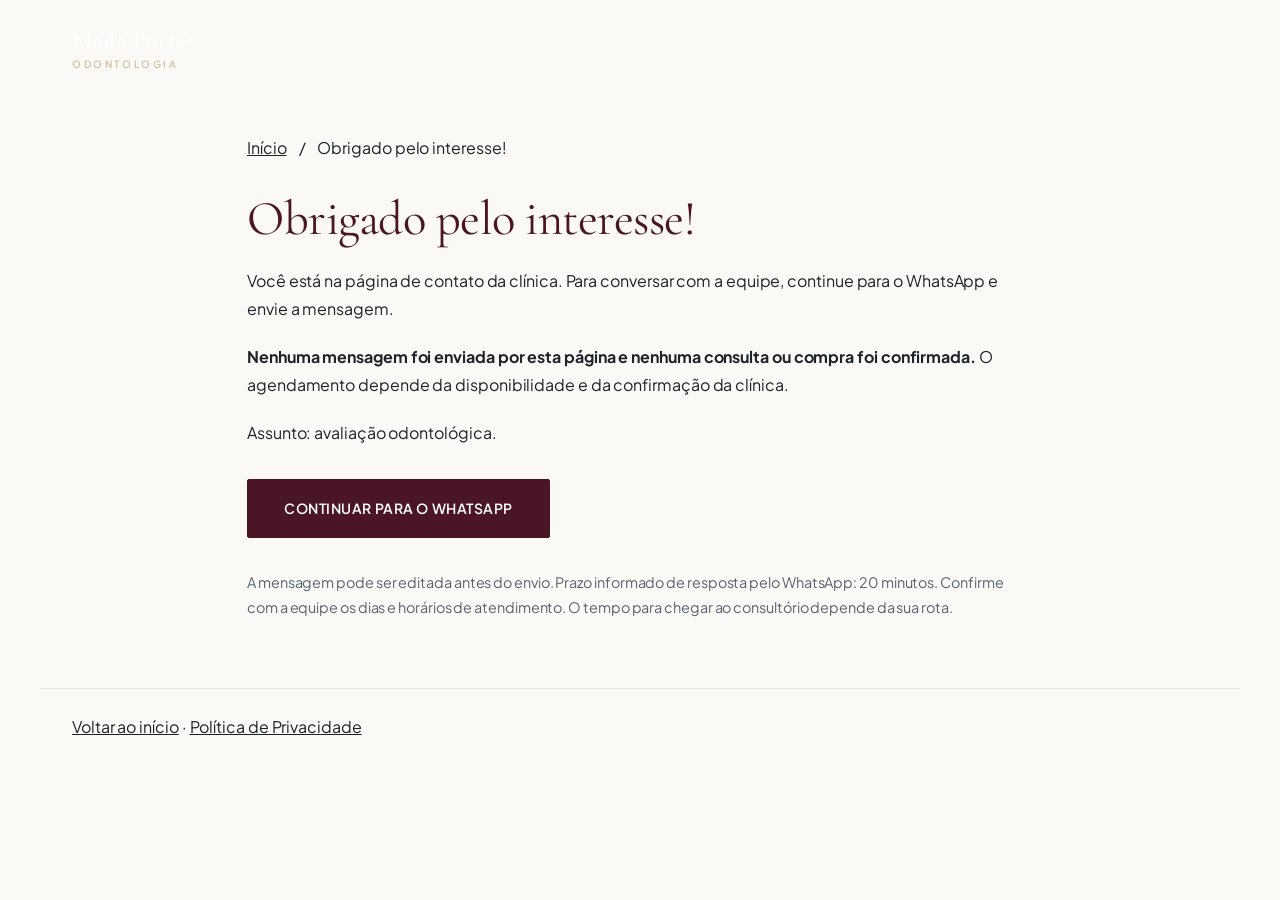
<file: obrigado.html>
<!doctype html>
<html lang="pt-BR"><head><meta charset="utf-8"><meta name="viewport" content="width=device-width, initial-scale=1">
<title>Obrigado pelo interesse | Maila Portes</title><meta name="description" content="Continue para o WhatsApp e envie sua mensagem à clínica. A consulta só é agendada após a confirmação da equipe.">
<meta name="robots" content="noindex, follow">
<link rel="canonical" href="https://clinica-maila-portes.vercel.app/obrigado.html">
<meta property="og:type" content="website"><meta property="og:locale" content="pt_BR">
<meta property="og:title" content="Obrigado pelo interesse | Maila Portes"><meta property="og:description" content="Continue para o WhatsApp e envie sua mensagem à clínica. A consulta só é agendada após a confirmação da equipe.">
<meta property="og:url" content="https://clinica-maila-portes.vercel.app/obrigado.html"><meta property="og:image" content="https://clinica-maila-portes.vercel.app/assets/images/dra-maila-nova.jpg">
<meta property="og:image:alt" content="Dra. Maila Portes no consultório"><meta name="twitter:card" content="summary_large_image">
<link rel="stylesheet" href="/css/style.css"><link rel="icon" type="image/png" href="/assets/images/favicon-maila-portes.png">
</head><body class="utility-page"><header class="utility-header container"><a class="brand-link" href="/"><span class="brand-name">Maila Portes</span><span class="brand-spec">Odontologia</span></a></header>
<main class="container utility-content"><nav class="breadcrumbs" aria-label="Caminho de navegação"><ol><li><a href="/">Início</a></li><li aria-current="page">Obrigado pelo interesse!</li></ol></nav><h1 class="headline">Obrigado pelo interesse!</h1><p>Você está na página de contato da clínica. Para conversar com a equipe, continue para o WhatsApp e envie a mensagem.</p><p><strong>Nenhuma mensagem foi enviada por esta página e nenhuma consulta ou compra foi confirmada.</strong> O agendamento depende da disponibilidade e da confirmação da clínica.</p><p id="contact-service">Assunto: avaliação odontológica.</p><a id="continue-whatsapp" class="btn btn-primary" href="https://wa.me/551941415873?text=Ol%C3%A1%2C%20gostaria%20de%20informa%C3%A7%C3%B5es%20sobre%20uma%20avalia%C3%A7%C3%A3o%20odontol%C3%B3gica%20e%20os%20hor%C3%A1rios%20dispon%C3%ADveis." target="_blank" rel="noopener noreferrer">Continuar para o WhatsApp</a><p class="contact-note">A mensagem pode ser editada antes do envio. Prazo informado de resposta pelo WhatsApp: 20 minutos. Confirme com a equipe os dias e horários de atendimento. O tempo para chegar ao consultório depende da sua rota.</p><script src="/js/contato.js" defer></script></main><footer class="container utility-footer"><a href="/">Voltar ao início</a> · <a href="/privacidade.html">Política de Privacidade</a></footer></body></html>
</file>
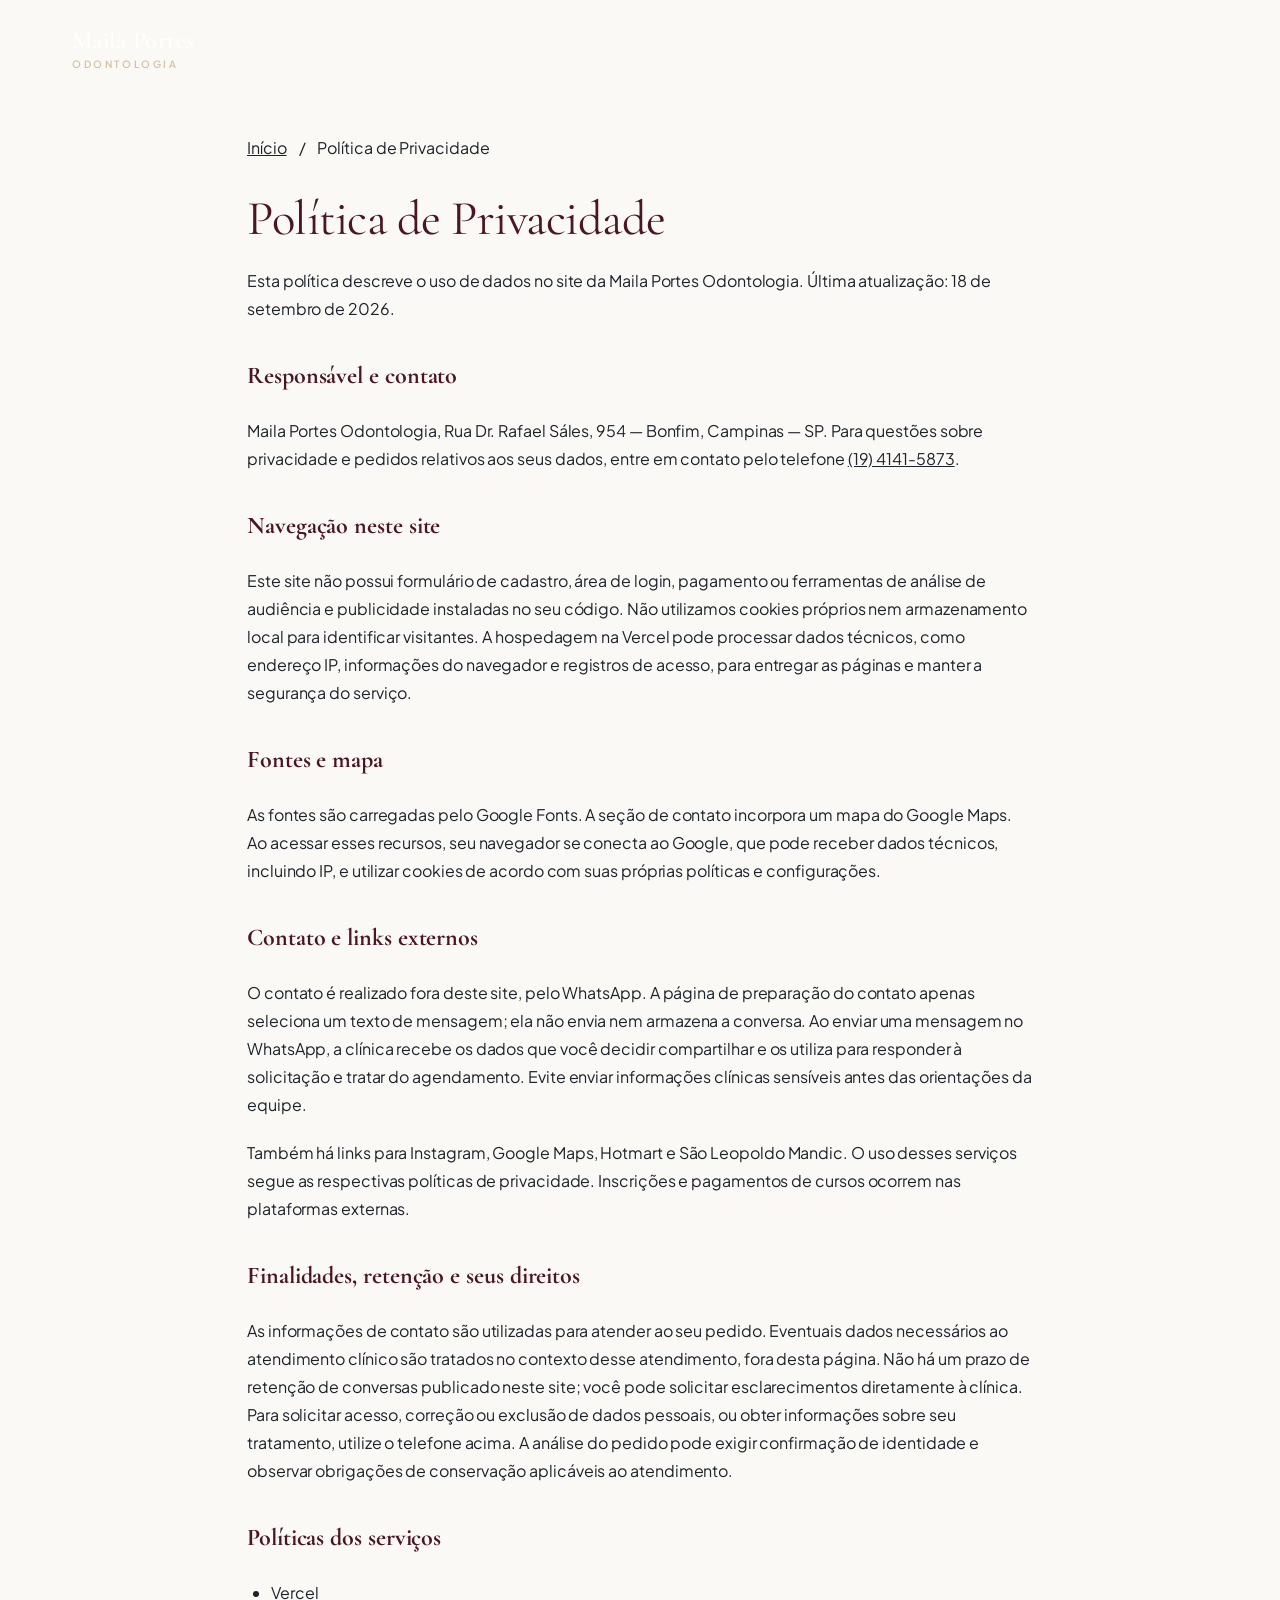
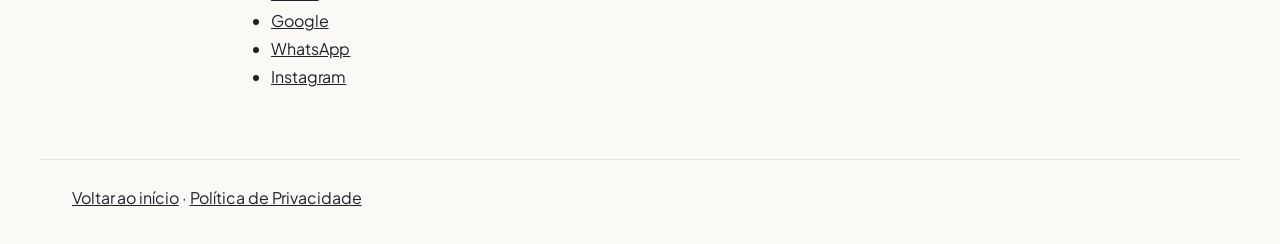
<file: privacidade.html>
<!doctype html>
<html lang="pt-BR"><head><meta charset="utf-8"><meta name="viewport" content="width=device-width, initial-scale=1">
<title>Política de Privacidade | Maila Portes</title><meta name="description" content="Saiba como o site da clínica utiliza hospedagem, Google Fonts, Google Maps e links de contato pelo WhatsApp.">
<meta name="robots" content="index, follow">
<link rel="canonical" href="https://clinica-maila-portes.vercel.app/privacidade.html">
<meta property="og:type" content="website"><meta property="og:locale" content="pt_BR">
<meta property="og:title" content="Política de Privacidade | Maila Portes"><meta property="og:description" content="Saiba como o site da clínica utiliza hospedagem, Google Fonts, Google Maps e links de contato pelo WhatsApp.">
<meta property="og:url" content="https://clinica-maila-portes.vercel.app/privacidade.html"><meta property="og:image" content="https://clinica-maila-portes.vercel.app/assets/images/dra-maila-nova.jpg">
<meta property="og:image:alt" content="Dra. Maila Portes no consultório"><meta name="twitter:card" content="summary_large_image">
<link rel="stylesheet" href="/css/style.css"><link rel="icon" type="image/png" href="/assets/images/favicon-maila-portes.png">
</head><body class="utility-page"><header class="utility-header container"><a class="brand-link" href="/"><span class="brand-name">Maila Portes</span><span class="brand-spec">Odontologia</span></a></header>
<main class="container utility-content"><nav class="breadcrumbs" aria-label="Caminho de navegação"><ol><li><a href="/">Início</a></li><li aria-current="page">Política de Privacidade</li></ol></nav><h1 class="headline">Política de Privacidade</h1><p>Esta política descreve o uso de dados no site da Maila Portes Odontologia. Última atualização: 18 de setembro de 2026.</p>
<h2>Responsável e contato</h2><p>Maila Portes Odontologia, Rua Dr. Rafael Sáles, 954 — Bonfim, Campinas — SP. Para questões sobre privacidade e pedidos relativos aos seus dados, entre em contato pelo telefone <a href="tel:+551941415873">(19) 4141-5873</a>.</p>
<h2>Navegação neste site</h2><p>Este site não possui formulário de cadastro, área de login, pagamento ou ferramentas de análise de audiência e publicidade instaladas no seu código. Não utilizamos cookies próprios nem armazenamento local para identificar visitantes. A hospedagem na Vercel pode processar dados técnicos, como endereço IP, informações do navegador e registros de acesso, para entregar as páginas e manter a segurança do serviço.</p>
<h2>Fontes e mapa</h2><p>As fontes são carregadas pelo Google Fonts. A seção de contato incorpora um mapa do Google Maps. Ao acessar esses recursos, seu navegador se conecta ao Google, que pode receber dados técnicos, incluindo IP, e utilizar cookies de acordo com suas próprias políticas e configurações.</p>
<h2>Contato e links externos</h2><p>O contato é realizado fora deste site, pelo WhatsApp. A página de preparação do contato apenas seleciona um texto de mensagem; ela não envia nem armazena a conversa. Ao enviar uma mensagem no WhatsApp, a clínica recebe os dados que você decidir compartilhar e os utiliza para responder à solicitação e tratar do agendamento. Evite enviar informações clínicas sensíveis antes das orientações da equipe.</p><p>Também há links para Instagram, Google Maps, Hotmart e São Leopoldo Mandic. O uso desses serviços segue as respectivas políticas de privacidade. Inscrições e pagamentos de cursos ocorrem nas plataformas externas.</p>
<h2>Finalidades, retenção e seus direitos</h2><p>As informações de contato são utilizadas para atender ao seu pedido. Eventuais dados necessários ao atendimento clínico são tratados no contexto desse atendimento, fora desta página. Não há um prazo de retenção de conversas publicado neste site; você pode solicitar esclarecimentos diretamente à clínica. Para solicitar acesso, correção ou exclusão de dados pessoais, ou obter informações sobre seu tratamento, utilize o telefone acima. A análise do pedido pode exigir confirmação de identidade e observar obrigações de conservação aplicáveis ao atendimento.</p>
<h2>Políticas dos serviços</h2><ul><li><a href="https://vercel.com/legal/privacy-policy">Vercel</a></li><li><a href="https://policies.google.com/privacy">Google</a></li><li><a href="https://www.whatsapp.com/legal/privacy-policy">WhatsApp</a></li><li><a href="https://privacycenter.instagram.com/policy/">Instagram</a></li></ul></main><footer class="container utility-footer"><a href="/">Voltar ao início</a> · <a href="/privacidade.html">Política de Privacidade</a></footer></body></html>
</file>
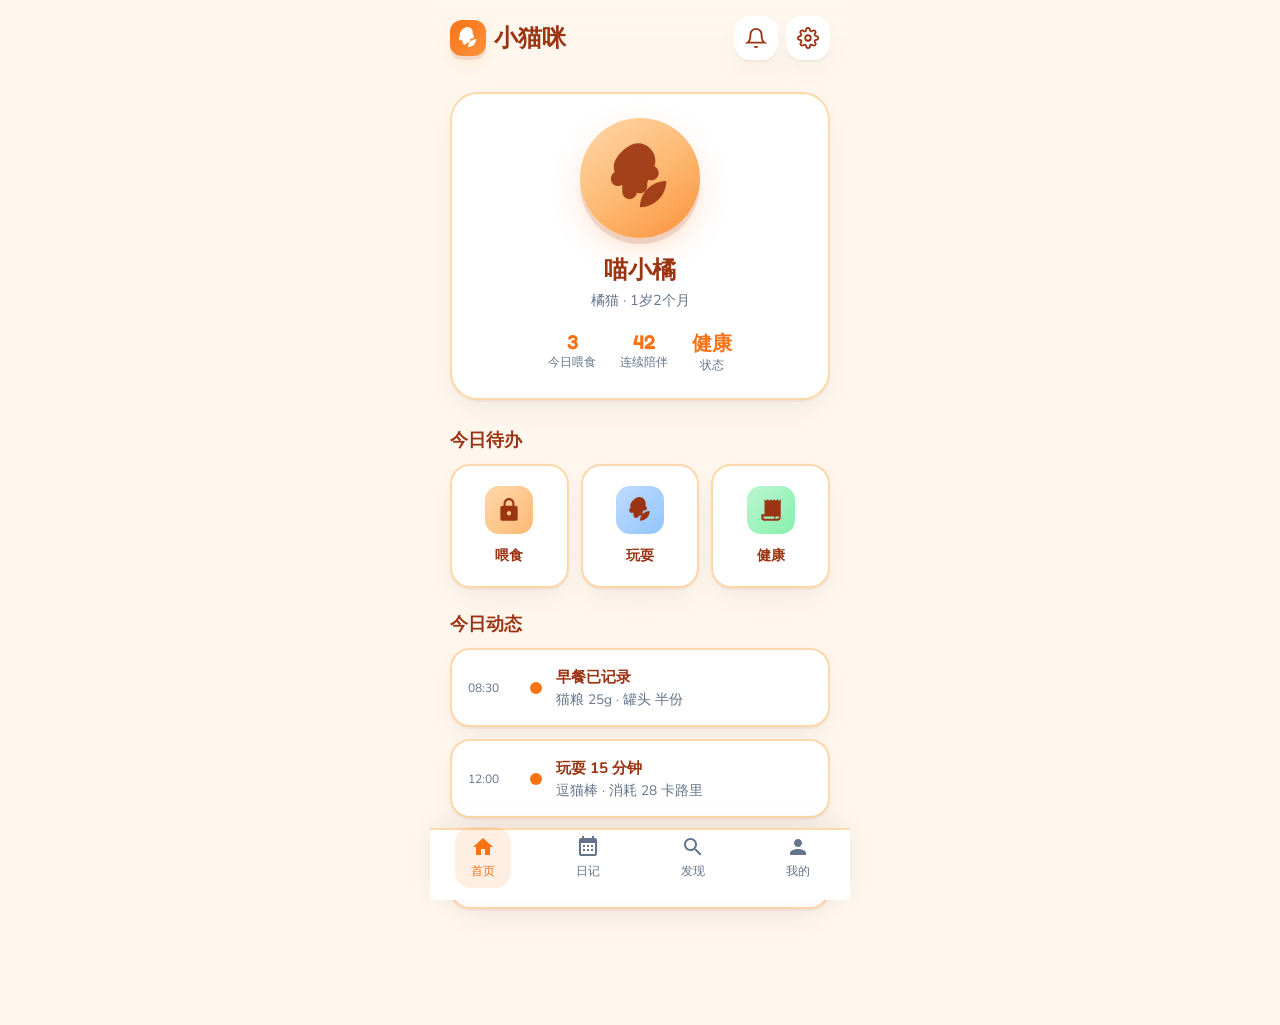
<file: .agents/skills/ui-ux-pro-max/preview/xiaomaomi-app.html>
<!DOCTYPE html>
<html lang="zh-CN">
<head>
  <meta charset="UTF-8">
  <meta name="viewport" content="width=device-width, initial-scale=1.0">
  <title>小猫咪 - 萌宠日常</title>
  <link rel="preconnect" href="https://fonts.googleapis.com">
  <link rel="preconnect" href="https://fonts.gstatic.com" crossorigin>
  <link href="https://fonts.googleapis.com/css2?family=Fredoka:wght@400;500;600;700&family=Nunito:wght@300;400;500;600;700&display=swap" rel="stylesheet">
  <style>
    :root {
      /* Pet Tech App 配色 - 来自 UI/UX Pro Max design system */
      --primary: #F97316;
      --primary-on: #0F172A;
      --secondary: #FB923C;
      --accent: #2563EB;
      --accent-on: #FFFFFF;
      --background: #FFF7ED;
      --foreground: #9A3412;
      --card: #FFFFFF;
      --card-foreground: #9A3412;
      --muted: #F1F0F0;
      --muted-foreground: #64748B;
      --border: #FED7AA;
      --destructive: #DC2626;
      --ring: #F97316;
      --radius-outer: 28px;
      --radius-card: 20px;
      --radius-btn: 16px;
      --shadow-clay: 0 4px 0 0 rgba(154, 52, 18, 0.12), 0 8px 24px -4px rgba(249, 115, 22, 0.15);
      --shadow-card: 0 2px 0 0 rgba(154, 52, 18, 0.06), 0 12px 32px -8px rgba(0,0,0,0.08);
    }

    * { box-sizing: border-box; margin: 0; padding: 0; }
    html { font-size: 16px; }
    body {
      font-family: 'Nunito', -apple-system, sans-serif;
      background: var(--background);
      color: var(--foreground);
      min-height: 100vh;
      padding-bottom: 80px;
      -webkit-font-smoothing: antialiased;
    }

    /* Header */
    .header {
      padding: 16px 20px 12px;
      display: flex;
      align-items: center;
      justify-content: space-between;
      background: linear-gradient(180deg, rgba(255,247,237,0.98) 0%, var(--background) 100%);
      position: sticky;
      top: 0;
      z-index: 10;
    }
    .logo {
      font-family: 'Fredoka', sans-serif;
      font-weight: 700;
      font-size: 1.5rem;
      color: var(--foreground);
      display: flex;
      align-items: center;
      gap: 8px;
    }
    .logo-icon {
      width: 36px;
      height: 36px;
      background: linear-gradient(135deg, var(--primary), var(--secondary));
      border-radius: 12px;
      display: flex;
      align-items: center;
      justify-content: center;
      box-shadow: var(--shadow-clay);
    }
    .logo-icon svg {
      width: 22px;
      height: 22px;
      fill: white;
    }
    .header-actions {
      display: flex;
      gap: 8px;
    }
    .icon-btn {
      width: 44px;
      height: 44px;
      border-radius: var(--radius-btn);
      border: none;
      background: var(--card);
      color: var(--foreground);
      cursor: pointer;
      display: flex;
      align-items: center;
      justify-content: center;
      box-shadow: var(--shadow-card);
      transition: transform 0.2s ease, box-shadow 0.2s ease;
    }
    .icon-btn:hover { transform: scale(0.96); }
    .icon-btn:focus-visible { outline: 2px solid var(--ring); outline-offset: 2px; }
    .icon-btn svg { width: 22px; height: 22px; }

    /* Hero - 主猫卡片 */
    .hero {
      padding: 20px;
      margin-bottom: 8px;
    }
    .hero-card {
      background: var(--card);
      border-radius: var(--radius-outer);
      padding: 24px;
      box-shadow: var(--shadow-card);
      border: 2px solid var(--border);
      text-align: center;
    }
    .cat-avatar {
      width: 120px;
      height: 120px;
      margin: 0 auto 16px;
      background: linear-gradient(145deg, #FED7AA 0%, #FDBA74 50%, #FB923C 100%);
      border-radius: 50%;
      display: flex;
      align-items: center;
      justify-content: center;
      box-shadow: 0 6px 0 0 rgba(154, 52, 18, 0.15), 0 12px 32px -4px rgba(249, 115, 22, 0.25);
    }
    .cat-avatar svg {
      width: 70px;
      height: 70px;
      fill: var(--foreground);
      opacity: 0.9;
    }
    .hero-card h1 {
      font-family: 'Fredoka', sans-serif;
      font-size: 1.5rem;
      color: var(--foreground);
      margin-bottom: 4px;
    }
    .hero-card .subtitle {
      font-size: 0.9rem;
      color: var(--muted-foreground);
      margin-bottom: 20px;
    }
    .stats-row {
      display: flex;
      justify-content: center;
      gap: 24px;
    }
    .stat {
      text-align: center;
    }
    .stat-value {
      font-family: 'Fredoka', sans-serif;
      font-weight: 600;
      font-size: 1.25rem;
      color: var(--primary);
    }
    .stat-label {
      font-size: 0.75rem;
      color: var(--muted-foreground);
    }

    /* 快捷操作区 */
    .section-title {
      font-family: 'Fredoka', sans-serif;
      font-size: 1.1rem;
      padding: 0 20px 12px;
      color: var(--foreground);
    }
    .quick-actions {
      padding: 0 20px 24px;
      display: grid;
      grid-template-columns: repeat(3, 1fr);
      gap: 12px;
    }
    .action-card {
      background: var(--card);
      border-radius: var(--radius-card);
      padding: 20px 12px;
      text-align: center;
      box-shadow: var(--shadow-card);
      border: 2px solid var(--border);
      cursor: pointer;
      transition: transform 0.2s ease, box-shadow 0.2s ease;
      text-decoration: none;
      color: inherit;
      display: block;
    }
    .action-card:hover {
      transform: translateY(-2px);
      box-shadow: 0 4px 0 0 rgba(154, 52, 18, 0.08), 0 16px 40px -8px rgba(0,0,0,0.12);
    }
    .action-card:focus-visible { outline: 2px solid var(--ring); outline-offset: 2px; }
    .action-icon {
      width: 48px;
      height: 48px;
      margin: 0 auto 10px;
      border-radius: 14px;
      display: flex;
      align-items: center;
      justify-content: center;
    }
    .action-card:nth-child(1) .action-icon { background: linear-gradient(135deg, #FED7AA, #FDBA74); }
    .action-card:nth-child(2) .action-icon { background: linear-gradient(135deg, #BFDBFE, #93C5FD); }
    .action-card:nth-child(3) .action-icon { background: linear-gradient(135deg, #BBF7D0, #86EFAC); }
    .action-icon svg { width: 26px; height: 26px; fill: var(--foreground); }
    .action-card span {
      font-size: 0.9rem;
      font-weight: 600;
      color: var(--foreground);
    }

    /* 今日动态 */
    .feed-section {
      padding: 0 20px 24px;
    }
    .feed-card {
      background: var(--card);
      border-radius: var(--radius-card);
      padding: 16px;
      margin-bottom: 12px;
      box-shadow: var(--shadow-card);
      border: 2px solid var(--border);
      display: flex;
      align-items: center;
      gap: 14px;
    }
    .feed-time {
      font-size: 0.75rem;
      color: var(--muted-foreground);
      min-width: 48px;
    }
    .feed-dot {
      width: 12px;
      height: 12px;
      border-radius: 50%;
      background: var(--primary);
      flex-shrink: 0;
    }
    .feed-content {
      flex: 1;
    }
    .feed-content strong {
      font-size: 0.95rem;
      color: var(--foreground);
    }
    .feed-content p {
      font-size: 0.85rem;
      color: var(--muted-foreground);
      margin-top: 2px;
    }

    /* 底部导航 */
    .bottom-nav {
      position: fixed;
      bottom: 0;
      left: 0;
      right: 0;
      height: 72px;
      background: var(--card);
      border-top: 2px solid var(--border);
      display: flex;
      justify-content: space-around;
      align-items: center;
      padding: 8px 0 24px;
      box-shadow: 0 -4px 24px rgba(0,0,0,0.06);
    }
    .nav-item {
      display: flex;
      flex-direction: column;
      align-items: center;
      gap: 4px;
      color: var(--muted-foreground);
      text-decoration: none;
      font-size: 0.75rem;
      padding: 8px 16px;
      border-radius: var(--radius-btn);
      transition: color 0.2s, background 0.2s;
    }
    .nav-item:hover, .nav-item.active {
      color: var(--primary);
    }
    .nav-item.active {
      background: rgba(249, 115, 22, 0.12);
    }
    .nav-item svg {
      width: 24px;
      height: 24px;
      fill: currentColor;
    }

    /* 响应式 */
    @media (min-width: 768px) {
      body { max-width: 420px; margin: 0 auto; }
      .bottom-nav { max-width: 420px; left: 50%; transform: translateX(-50%); }
    }
  </style>
</head>
<body>
  <header class="header">
    <div class="logo">
      <div class="logo-icon" aria-hidden="true">
        <svg viewBox="0 0 24 24" xmlns="http://www.w3.org/2000/svg"><path d="M12 22c4.97 0 9-4.03 9-9-4.97 0-9 4.03-9 9zM5.6 10.25c0 1.38 1.12 2.5 2.5 2.5.53 0 1.01-.16 1.42-.44l-.02 2.44c0 1.38 1.12 2.5 2.5 2.5s2.5-1.12 2.5-2.5l-.02-2.44c.4.28.89.44 1.42.44 1.38 0 2.5-1.12 2.5-2.5 0-1-.6-1.86-1.44-2.28.19-.59.31-1.23.31-1.91 0-3.31-2.69-6-6-6S3 4.69 3 8c0 .68.12 1.32.31 1.91C2.6 10.39 2 11.25 2 12.25 2 13.63 3.12 14.75 4.5 14.75c.53 0 1.01-.16 1.42-.44l.02 2.44c0 1.38 1.12 2.5 2.5 2.5s2.5-1.12 2.5-2.5l.02-2.44c.4.28.89.44 1.42.44 1.38 0 2.5-1.12 2.5-2.5 0-1-.6-1.86-1.44-2.28.19-.59.31-1.23.31-1.91 0-3.31-2.69-6-6-6z"/></svg>
      </div>
      小猫咪
    </div>
    <div class="header-actions">
      <button type="button" class="icon-btn" aria-label="通知">
        <svg viewBox="0 0 24 24" fill="none" stroke="currentColor" stroke-width="2"><path d="M18 8A6 6 0 0 0 6 8c0 7-3 9-3 9h18s-3-2-3-9"/><path d="M13.73 21a2 2 0 0 1-3.46 0"/></svg>
      </button>
      <button type="button" class="icon-btn" aria-label="设置">
        <svg viewBox="0 0 24 24" fill="none" stroke="currentColor" stroke-width="2"><circle cx="12" cy="12" r="3"/><path d="M19.4 15a1.65 1.65 0 0 0 .33 1.82l.06.06a2 2 0 0 1 0 2.83 2 2 0 0 1-2.83 0l-.06-.06a1.65 1.65 0 0 0-1.82-.33 1.65 1.65 0 0 0-1 1.51V21a2 2 0 0 1-2 2 2 2 0 0 1-2-2v-.09A1.65 1.65 0 0 0 9 19.4a1.65 1.65 0 0 0-1.82.33l-.06.06a2 2 0 0 1-2.83 0 2 2 0 0 1 0-2.83l.06-.06a1.65 1.65 0 0 0 .33-1.82 1.65 1.65 0 0 0-1.51-1H3a2 2 0 0 1-2-2 2 2 0 0 1 2-2h.09A1.65 1.65 0 0 0 4.6 9a1.65 1.65 0 0 0-.33-1.82l-.06-.06a2 2 0 0 1 0-2.83 2 2 0 0 1 2.83 0l.06.06a1.65 1.65 0 0 0 1.82.33H9a1.65 1.65 0 0 0 1-1.51V3a2 2 0 0 1 2-2 2 2 0 0 1 2 2v.09a1.65 1.65 0 0 0 1 1.51 1.65 1.65 0 0 0 1.82-.33l.06-.06a2 2 0 0 1 2.83 0 2 2 0 0 1 0 2.83l-.06.06a1.65 1.65 0 0 0-.33 1.82V9a1.65 1.65 0 0 0 1.51 1H21a2 2 0 0 1 2 2 2 2 0 0 1-2 2h-.09a1.65 1.65 0 0 0-1.51 1z"/></svg>
      </button>
    </div>
  </header>

  <main>
    <section class="hero">
      <div class="hero-card">
        <div class="cat-avatar" role="img" aria-label="猫咪头像">
          <svg viewBox="0 0 24 24" xmlns="http://www.w3.org/2000/svg"><path d="M12 22c4.97 0 9-4.03 9-9-4.97 0-9 4.03-9 9zM5.6 10.25c0 1.38 1.12 2.5 2.5 2.5.53 0 1.01-.16 1.42-.44l-.02 2.44c0 1.38 1.12 2.5 2.5 2.5s2.5-1.12 2.5-2.5l-.02-2.44c.4.28.89.44 1.42.44 1.38 0 2.5-1.12 2.5-2.5 0-1-.6-1.86-1.44-2.28.19-.59.31-1.23.31-1.91 0-3.31-2.69-6-6-6S3 4.69 3 8c0 .68.12 1.32.31 1.91C2.6 10.39 2 11.25 2 12.25 2 13.63 3.12 14.75 4.5 14.75c.53 0 1.01-.16 1.42-.44l.02 2.44c0 1.38 1.12 2.5 2.5 2.5s2.5-1.12 2.5-2.5l.02-2.44c.4.28.89.44 1.42.44 1.38 0 2.5-1.12 2.5-2.5 0-1-.6-1.86-1.44-2.28.19-.59.31-1.23.31-1.91 0-3.31-2.69-6-6-6z"/></svg>
        </div>
        <h1>喵小橘</h1>
        <p class="subtitle">橘猫 · 1岁2个月</p>
        <div class="stats-row">
          <div class="stat">
            <div class="stat-value">3</div>
            <div class="stat-label">今日喂食</div>
          </div>
          <div class="stat">
            <div class="stat-value">42</div>
            <div class="stat-label">连续陪伴</div>
          </div>
          <div class="stat">
            <div class="stat-value">健康</div>
            <div class="stat-label">状态</div>
          </div>
        </div>
      </div>
    </section>

    <h2 class="section-title">今日待办</h2>
    <div class="quick-actions">
      <a href="#" class="action-card">
        <div class="action-icon">
          <svg viewBox="0 0 24 24" xmlns="http://www.w3.org/2000/svg"><path d="M18 8h-1V6c0-2.76-2.24-5-5-5S7 3.24 7 6v2H6c-1.1 0-2 .9-2 2v10c0 1.1.9 2 2 2h12c1.1 0 2-.9 2-2V10c0-1.1-.9-2-2-2zm-6 9c-1.1 0-2-.9-2-2s.9-2 2-2 2 .9 2 2-.9 2-2 2zm3.1-9H8.9V6c0-1.71 1.39-3.1 3.1-3.1 1.71 0 3.1 1.39 3.1 3.1v2z"/></svg>
        </div>
        <span>喂食</span>
      </a>
      <a href="#" class="action-card">
        <div class="action-icon">
          <svg viewBox="0 0 24 24" xmlns="http://www.w3.org/2000/svg"><path d="M12 22c4.97 0 9-4.03 9-9-4.97 0-9 4.03-9 9zM5.6 10.25c0 1.38 1.12 2.5 2.5 2.5.53 0 1.01-.16 1.42-.44l-.02 2.44c0 1.38 1.12 2.5 2.5 2.5s2.5-1.12 2.5-2.5l-.02-2.44c.4.28.89.44 1.42.44 1.38 0 2.5-1.12 2.5-2.5 0-1-.6-1.86-1.44-2.28.19-.59.31-1.23.31-1.91 0-3.31-2.69-6-6-6S3 4.69 3 8c0 .68.12 1.32.31 1.91C2.6 10.39 2 11.25 2 12.25 2 13.63 3.12 14.75 4.5 14.75c.53 0 1.01-.16 1.42-.44l.02 2.44c0 1.38 1.12 2.5 2.5 2.5s2.5-1.12 2.5-2.5l.02-2.44c.4.28.89.44 1.42.44 1.38 0 2.5-1.12 2.5-2.5 0-1-.6-1.86-1.44-2.28.19-.59.31-1.23.31-1.91 0-3.31-2.69-6-6-6z"/></svg>
        </div>
        <span>玩耍</span>
      </a>
      <a href="#" class="action-card">
        <div class="action-icon">
          <svg viewBox="0 0 24 24" xmlns="http://www.w3.org/2000/svg"><path d="M19.5 3.5L18 2l-1.5 1.5L15 2l-1.5 1.5L12 2l-1.5 1.5L9 2 7.5 3.5 6 2v14H3v3c0 1.66 1.34 3 3 3h12c1.66 0 3-1.34 3-3V2l-1.5 1.5zM15 20H6c-.55 0-1-.45-1-1v-1h10v2zm4-1c0 .55-.45 1-1 1h-2v-2h4v1z"/></svg>
        </div>
        <span>健康</span>
      </a>
    </div>

    <h2 class="section-title">今日动态</h2>
    <section class="feed-section">
      <div class="feed-card">
        <span class="feed-time">08:30</span>
        <span class="feed-dot"></span>
        <div class="feed-content">
          <strong>早餐已记录</strong>
          <p>猫粮 25g · 罐头 半份</p>
        </div>
      </div>
      <div class="feed-card">
        <span class="feed-time">12:00</span>
        <span class="feed-dot"></span>
        <div class="feed-content">
          <strong>玩耍 15 分钟</strong>
          <p>逗猫棒 · 消耗 28 卡路里</p>
        </div>
      </div>
      <div class="feed-card">
        <span class="feed-time">18:00</span>
        <span class="feed-dot"></span>
        <div class="feed-content">
          <strong>晚餐待喂</strong>
          <p>点击记录今日晚餐</p>
        </div>
      </div>
    </section>
  </main>

  <nav class="bottom-nav" aria-label="主导航">
    <a href="#" class="nav-item active" aria-current="page">
      <svg viewBox="0 0 24 24"><path d="M10 20v-6h4v6h5v-8h3L12 3 2 12h3v8z"/></svg>
      首页
    </a>
    <a href="#" class="nav-item">
      <svg viewBox="0 0 24 24"><path d="M19 3h-1V1h-2v2H8V1H6v2H5c-1.11 0-1.99.9-1.99 2L3 19c0 1.1.89 2 2 2h14c1.1 0 2-.9 2-2V5c0-1.1-.9-2-2-2zm0 16H5V8h14v11zM9 10H7v2h2v-2zm4 0h-2v2h2v-2zm4 0h-2v2h2v-2zm-8 4H7v2h2v-2zm4 0h-2v2h2v-2zm4 0h-2v2h2v-2z"/></svg>
      日记
    </a>
    <a href="#" class="nav-item">
      <svg viewBox="0 0 24 24"><path d="M15.5 14h-.79l-.28-.27C15.41 12.59 16 11.11 16 9.5 16 5.91 13.09 3 9.5 3S3 5.91 3 9.5 5.91 16 9.5 16c1.61 0 3.09-.59 4.23-1.57l.27.28v.79l5 4.99L20.49 19l-4.99-5zm-6 0C7.01 14 5 11.99 5 9.5S7.01 5 9.5 5 14 7.01 14 9.5 11.99 14 9.5 14z"/></svg>
      发现
    </a>
    <a href="#" class="nav-item">
      <svg viewBox="0 0 24 24"><path d="M12 12c2.21 0 4-1.79 4-4s-1.79-4-4-4-4 1.79-4 4 1.79 4 4 4zm0 2c-2.67 0-8 1.34-8 4v2h16v-2c0-2.66-5.33-4-8-4z"/></svg>
      我的
    </a>
  </nav>
</body>
</html>
</file>
<file: css/style.css>
/* ==========================================================================
   MAILA PORTES ODONTOLOGIA — LUXURY EDITORIAL DESIGN SYSTEM
   Diretrizes: Editorial Médico de Alto Padrão + Elegância Atemporal + Zero Clichês de IA
   ========================================================================== */

@import url('https://fonts.googleapis.com/css2?family=Cormorant+Garamond:ital,wght@0,300;0,400;0,500;0,600;1,400;1,500&family=Plus+Jakarta+Sans:wght@300;400;500;600;700&display=swap');

/* --- TOKENS DE DESIGN REFINADOS --- */
:root {
  --color-primary: #4A1525;         /* Vinho profundo e luxuoso */
  --color-primary-light: #6A1E35;
  --color-primary-muted: #8A3D54;
  --color-primary-soft: #F6F0F2;    /* Tom suave de vinho acinzentado */
  
  --color-accent: #BFA37C;          /* Champagne / Dourado fosco acetinado */
  --color-accent-light: #D4C1A3;
  --color-accent-soft: #F9F6F0;
  
  --color-bg: #FAF9F6;             /* Off-white quente e orgânico */
  --color-bg-alt: #F3F1EC;         /* Fundo secundário neutro e luxuoso */
  --color-white: #FFFFFF;
  
  --color-text: #1C232B;           /* Grafite profundo para leitura perfeita */
  --color-text-muted: #576371;     /* Texto secundário equilibrado */
  --color-text-light: #8A96A3;
  
  --color-border: #E8E5DF;         /* Linhas finas clássicas */
  --color-border-subtle: #F0EDE8;
  
  --color-whatsapp: #BFA37C;       /* Dourado champagne combinando com vinho */
  --color-whatsapp-hover: #A68B63;

  --font-serif: 'Cormorant Garamond', Georgia, serif;
  --font-sans: 'Plus Jakarta Sans', -apple-system, BlinkMacSystemFont, sans-serif;

  --transition: 0.3s cubic-bezier(0.16, 1, 0.3, 1);
  --transition-smooth: 0.6s cubic-bezier(0.16, 1, 0.3, 1);
}

/* --- RESET & BASE --- */
*, *::before, *::after {
  margin: 0;
  padding: 0;
  box-sizing: border-box;
}

html {
  scroll-behavior: smooth;
  font-size: 16px;
  background-color: var(--color-bg);
  color: var(--color-text);
  -webkit-font-smoothing: antialiased;
}

body {
  font-family: var(--font-sans);
  line-height: 1.75;
  overflow-x: hidden;
  letter-spacing: -0.005em;
}

img, video {
  max-width: 100%;
  height: auto;
  display: block;
}

a {
  color: inherit;
  text-decoration: none;
  transition: all var(--transition);
}

/* --- ESTRUTURA GERAL --- */
.container {
  width: 100%;
  max-width: 1200px;
  margin: 0 auto;
  padding: 0 32px;
}

.section {
  padding: 120px 0;
  position: relative;
}

.section-alt {
  background-color: var(--color-bg-alt);
}

.section-white {
  background-color: var(--color-white);
}

/* --- CABEÇALHOS EDITORIAIS --- */
.section-header {
  margin-bottom: 70px;
}

.section-header.center {
  text-align: center;
  max-width: 700px;
  margin-left: auto;
  margin-right: auto;
}

.eyebrow {
  display: block;
  font-family: var(--font-sans);
  font-size: 0.75rem;
  font-weight: 600;
  letter-spacing: 0.22em;
  text-transform: uppercase;
  color: var(--color-accent);
  margin-bottom: 14px;
}

.headline {
  font-family: var(--font-serif);
  font-size: clamp(2.2rem, 3.8vw, 3.2rem);
  font-weight: 400;
  color: var(--color-primary);
  line-height: 1.18;
  letter-spacing: -0.01em;
}

.headline em {
  font-style: italic;
  font-weight: 400;
}

.lead-text {
  font-size: 1.05rem;
  color: var(--color-text-muted);
  line-height: 1.85;
  font-weight: 400;
  margin-top: 18px;
}

/* --- BOTÕES DISCRETOS E DE LUXO --- */
.btn {
  display: inline-flex;
  align-items: center;
  justify-content: center;
  gap: 12px;
  padding: 16px 36px;
  font-size: 0.875rem;
  font-weight: 600;
  letter-spacing: 0.04em;
  text-transform: uppercase;
  border-radius: 2px;
  transition: all var(--transition);
  cursor: pointer;
  white-space: nowrap;
}

.btn-primary {
  background-color: var(--color-primary);
  color: #ffffff;
  border: 1px solid var(--color-primary);
}

.btn-primary:hover {
  background-color: var(--color-primary-light);
  border-color: var(--color-primary-light);
  color: #ffffff;
  transform: translateY(-2px);
}

.btn-whatsapp {
  background-color: var(--color-whatsapp);
  color: #ffffff;
  border: 1px solid var(--color-whatsapp);
}

.btn-whatsapp:hover {
  background-color: var(--color-whatsapp-hover);
  color: #ffffff;
  transform: translateY(-2px);
}

.btn-outline {
  background-color: transparent;
  color: var(--color-primary);
  border: 1px solid var(--color-primary);
}

.btn-outline:hover {
  background-color: var(--color-primary);
  color: #ffffff;
}

.btn-outline-light {
  background-color: transparent;
  color: #ffffff;
  border: 1px solid rgba(255, 255, 255, 0.4);
}

.btn-outline-light:hover {
  background-color: #ffffff;
  color: var(--color-primary);
  border-color: #ffffff;
}

/* ==========================================================================
   HEADER
   ========================================================================== */
.site-header {
  position: fixed;
  top: 0;
  left: 0;
  width: 100%;
  z-index: 1000;
  padding: 26px 0;
  transition: all var(--transition);
}

.site-header.scrolled {
  padding: 16px 0;
  background-color: rgba(250, 249, 246, 0.96);
  backdrop-filter: blur(12px);
  border-bottom: 1px solid var(--color-border);
}

.header-container {
  display: flex;
  align-items: center;
  justify-content: space-between;
}

.brand-link {
  display: flex;
  flex-direction: column;
}

.brand-name {
  font-family: var(--font-serif);
  font-size: 1.5rem;
  font-weight: 500;
  letter-spacing: 0.02em;
  color: #ffffff;
  line-height: 1.1;
  transition: color var(--transition);
}

.brand-spec {
  font-size: 0.625rem;
  font-weight: 600;
  letter-spacing: 0.26em;
  text-transform: uppercase;
  color: var(--color-accent-light);
  margin-top: 2px;
  transition: color var(--transition);
}

.site-header.scrolled .brand-name {
  color: var(--color-primary);
}

.site-header.scrolled .brand-spec {
  color: var(--color-accent);
}

.nav-links {
  display: flex;
  align-items: center;
  gap: 36px;
  list-style: none;
}

.nav-item a {
  font-size: 0.825rem;
  font-weight: 500;
  letter-spacing: 0.06em;
  text-transform: uppercase;
  color: rgba(255, 255, 255, 0.85);
  transition: color var(--transition);
}

.nav-item a:hover {
  color: #ffffff;
}

.site-header.scrolled .nav-item a {
  color: var(--color-text-muted);
}

.site-header.scrolled .nav-item a:hover {
  color: var(--color-primary);
}

.header-right {
  display: flex;
  align-items: center;
  gap: 18px;
}

.header-right .btn {
  padding: 11px 24px;
  font-size: 0.75rem;
}

button.mobile-nav-toggle {
  -webkit-appearance: none;
  -moz-appearance: none;
  appearance: none;
  background: transparent !important;
  border: none !important;
  outline: none !important;
  box-shadow: none !important;
  padding: 0;
  margin: 0;
  cursor: pointer;
  display: none;
  width: 28px;
  height: 20px;
  position: relative;
  z-index: 1020;
}

.mobile-nav-toggle span {
  position: absolute;
  left: 0;
  width: 100%;
  height: 2px;
  background-color: #ffffff;
  border-radius: 2px;
  transition: transform 0.3s ease, opacity 0.3s ease, background-color 0.3s ease, top 0.3s ease;
}

.mobile-nav-toggle span:nth-child(1) { top: 0; }
.mobile-nav-toggle span:nth-child(2) { top: 9px; }
.mobile-nav-toggle span:nth-child(3) { top: 18px; }

.site-header.scrolled .mobile-nav-toggle span {
  background-color: var(--color-primary);
}

/* Estado Ativo / Menu Aberto */
.mobile-nav-toggle.active span {
  background-color: var(--color-primary) !important;
}

.mobile-nav-toggle.active span:nth-child(1) {
  top: 9px;
  transform: rotate(45deg);
}

.mobile-nav-toggle.active span:nth-child(2) {
  opacity: 0;
  transform: translateX(6px);
}

.mobile-nav-toggle.active span:nth-child(3) {
  top: 9px;
  transform: rotate(-45deg);
}

/* Quando o menu mobile estiver aberto, a logo fica escura para leitura perfeita */
body.menu-open .site-header .brand-name,
.site-header.menu-open .brand-name {
  color: var(--color-primary) !important;
}

body.menu-open .site-header .brand-spec,
.site-header.menu-open .brand-spec {
  color: var(--color-accent) !important;
}

/* Menu Mobile Overlay */
.mobile-nav-menu {
  position: fixed;
  inset: 0;
  width: 100%;
  height: 100vh;
  height: 100dvh;
  background-color: #FAF9F6;
  z-index: 2000;
  display: flex;
  flex-direction: column;
  opacity: 0;
  visibility: hidden;
  transition: opacity 0.3s ease, visibility 0.3s ease;
}

.mobile-nav-menu.active {
  opacity: 1;
  visibility: visible;
}

/* Barra Superior Interna do Menu Mobile */
.mobile-menu-header {
  position: absolute;
  top: 0;
  left: 0;
  width: 100%;
  padding: 16px 20px;
  display: flex;
  align-items: center;
  justify-content: space-between;
  border-bottom: 1px solid var(--color-border);
  background-color: #FAF9F6;
  z-index: 2010;
}

.mobile-brand-link {
  display: flex;
  flex-direction: column;
  text-decoration: none;
}

.mobile-brand-name {
  font-family: var(--font-serif);
  font-size: 1.35rem;
  font-weight: 500;
  color: var(--color-primary);
  line-height: 1.1;
}

.mobile-brand-spec {
  font-size: 0.58rem;
  font-weight: 600;
  letter-spacing: 0.22em;
  text-transform: uppercase;
  color: var(--color-accent);
  margin-top: 2px;
}

.mobile-menu-close {
  -webkit-appearance: none;
  appearance: none;
  background-color: #ffffff;
  border: 1px solid var(--color-border);
  padding: 7px 14px;
  display: inline-flex;
  align-items: center;
  gap: 6px;
  color: var(--color-primary);
  cursor: pointer;
  font-family: var(--font-sans);
  font-size: 0.75rem;
  font-weight: 600;
  letter-spacing: 0.06em;
  text-transform: uppercase;
  border-radius: 4px;
  transition: all var(--transition);
}

.mobile-menu-close:hover {
  background-color: var(--color-primary);
  color: #ffffff;
  border-color: var(--color-primary);
}

.mobile-menu-close svg {
  stroke: currentColor;
}

/* Corpo do Menu */
.mobile-menu-body {
  flex: 1;
  width: 100%;
  display: flex;
  flex-direction: column;
  justify-content: center;
  align-items: center;
  padding: 90px 24px 36px 24px;
  overflow-y: auto;
}

.mobile-nav-links {
  list-style: none;
  text-align: center;
  display: flex;
  flex-direction: column;
  gap: 16px;
  margin-bottom: 28px;
}

.mobile-nav-links a {
  font-family: var(--font-serif);
  font-size: 1.55rem;
  color: var(--color-primary);
  font-weight: 500;
  transition: color 0.2s ease;
}

.mobile-nav-links a:hover {
  color: var(--color-accent);
}

/* ==========================================================================
   HERO COM VÍDEO DA FACHADA
   ========================================================================== */
.hero {
  position: relative;
  min-height: 100vh;
  display: flex;
  align-items: center;
  padding-top: 130px;
  padding-bottom: 90px;
  background-color: #74212185;
  overflow: hidden;
}

.hero-bg-image {
  position: absolute;
  top: 0;
  left: 0;
  width: 100%;
  height: 100%;
  object-fit: cover;
  opacity: 0.15;
  filter: grayscale(0.5) brightness(0.9);
}

.hero-backdrop {
  position: absolute;
  inset: 0;
  background: linear-gradient(to right, rgba(45, 13, 23, 0.94) 0%, rgba(55, 16, 28, 0.88) 50%, rgba(55, 16, 28, 0.65) 100%);
}

.hero-grid {
  position: relative;
  z-index: 2;
  display: grid;
  grid-template-columns: 1.15fr 0.85fr;
  gap: 70px;
  align-items: center;
}

.hero-text {
  color: #ffffff;
}

.hero-eyebrow {
  display: inline-block;
  font-size: 0.75rem;
  font-weight: 600;
  letter-spacing: 0.25em;
  text-transform: uppercase;
  color: var(--color-accent-light);
  margin-bottom: 20px;
}

.hero-heading {
  font-family: var(--font-serif);
  font-size: clamp(2.5rem, 4.8vw, 4rem);
  font-weight: 400;
  line-height: 1.14;
  color: #ffffff;
  margin-bottom: 24px;
  letter-spacing: -0.01em;
}

.hero-heading em {
  font-style: italic;
  color: var(--color-accent-light);
}

.hero-subheading {
  font-size: 1.1rem;
  color: rgba(255, 255, 255, 0.8);
  line-height: 1.8;
  max-width: 520px;
  margin-bottom: 40px;
}

.hero-cta-group {
  display: flex;
  flex-wrap: wrap;
  gap: 16px;
  margin-bottom: 48px;
}

.hero-credentials-row {
  display: flex;
  flex-wrap: wrap;
  align-items: center;
  gap: 28px;
  padding-top: 32px;
  border-top: 1px solid rgba(255, 255, 255, 0.12);
  font-size: 0.825rem;
  color: rgba(255, 255, 255, 0.75);
}

.hero-credential-item {
  display: flex;
  align-items: center;
  gap: 8px;
}

.hero-credential-item::before {
  content: "•";
  color: var(--color-accent-light);
  font-size: 1.2rem;
}

.hero-credential-item:first-child::before {
  display: none;
}

/* Foto da Doutora no Hero */
.hero-figure {
  position: relative;
  max-width: 420px;
  margin-left: auto;
}

.hero-figure-frame {
  position: relative;
  border: 1px solid rgba(255, 255, 255, 0.15);
  box-shadow: 0 20px 50px rgba(0, 0, 0, 0.4);
}

.hero-figure-frame img {
  width: 100%;
  height: 520px;
  object-fit: cover;
  object-position: center top;
}

.hero-rating-tag {
  position: absolute;
  bottom: 24px;
  left: -20px;
  background-color: #ffffff;
  color: var(--color-primary);
  padding: 14px 20px;
  border: 1px solid var(--color-border);
  box-shadow: 0 10px 30px rgba(0, 0, 0, 0.15);
}

.hero-rating-tag .stars {
  color: #D97706;
  font-size: 0.9rem;
  letter-spacing: 2px;
}

.hero-rating-tag .score {
  font-family: var(--font-serif);
  font-size: 1.15rem;
  font-weight: 600;
  line-height: 1.2;
}

.hero-rating-tag .count {
  font-size: 0.725rem;
  color: var(--color-text-muted);
}

/* ==========================================================================
   SOBRE A DOUTORA — DIAGRAMAÇÃO EDITORIAL
   ========================================================================== */
.about-editorial-grid {
  display: grid;
  grid-template-columns: 0.9fr 1.1fr;
  gap: 80px;
  align-items: center;
}

.about-portrait {
  position: relative;
}

.about-portrait-frame {
  position: relative;
  border: 1px solid var(--color-border);
  background-color: #ffffff;
  padding: 12px;
  box-shadow: 0 8px 30px rgba(14, 32, 56, 0.04);
}

.about-portrait-frame img {
  width: 100%;
  height: 540px;
  object-fit: cover;
  object-position: center 20%;
}

.about-credentials-list {
  margin: 36px 0 40px 0;
  border-top: 1px solid var(--color-border);
}

.about-credential-row {
  display: flex;
  align-items: baseline;
  justify-content: space-between;
  padding: 20px 0;
  border-bottom: 1px solid var(--color-border);
  gap: 20px;
}

.about-credential-row .title {
  font-family: var(--font-serif);
  font-size: 1.25rem;
  font-weight: 500;
  color: var(--color-primary);
}

.about-credential-row .detail {
  font-size: 0.85rem;
  color: var(--color-text-muted);
  text-align: right;
  flex-shrink: 0;
}

/* ==========================================================================
   ESPECIALIDADES
   ========================================================================== */
.specialties-list-grid {
  display: grid;
  grid-template-columns: repeat(3, 1fr);
  gap: 40px;
}

.specialty-item {
  background-color: var(--color-white);
  border: 1px solid var(--color-border);
  padding: 48px 36px;
  position: relative;
  display: flex;
  flex-direction: column;
  justify-content: space-between;
  transition: all var(--transition);
}

.specialty-item:hover {
  border-color: var(--color-primary);
  transform: translateY(-4px);
  box-shadow: 0 12px 35px rgba(14, 32, 56, 0.06);
}

.specialty-num {
  font-family: var(--font-serif);
  font-size: 1.5rem;
  color: var(--color-accent);
  margin-bottom: 24px;
}

.specialty-name {
  font-family: var(--font-serif);
  font-size: 1.75rem;
  font-weight: 400;
  color: var(--color-primary);
  margin-bottom: 16px;
  line-height: 1.2;
}

.specialty-text {
  font-size: 0.95rem;
  color: var(--color-text-muted);
  line-height: 1.8;
  margin-bottom: 32px;
}

.specialty-action {
  font-size: 0.8rem;
  font-weight: 600;
  letter-spacing: 0.08em;
  text-transform: uppercase;
  color: var(--color-primary);
  display: inline-flex;
  align-items: center;
  gap: 8px;
}

.specialty-action::after {
  content: "→";
  transition: transform var(--transition);
}

.specialty-item:hover .specialty-action::after {
  transform: translateX(4px);
}

/* ==========================================================================
   ORTODONTIA COM PLANEJAMENTO E PROPÓSITO
   ========================================================================== */
.ortho-section-grid {
  display: grid;
  grid-template-columns: 1fr 1fr;
  gap: 80px;
  align-items: center;
}

.ortho-points {
  margin: 32px 0 40px 0;
  display: grid;
  grid-template-columns: 1fr 1fr;
  gap: 20px;
}

.ortho-point-card {
  padding: 16px 20px;
  background-color: var(--color-white);
  border: 1px solid var(--color-border);
}

.ortho-point-card h5 {
  font-size: 0.875rem;
  font-weight: 600;
  color: var(--color-primary);
  margin-bottom: 4px;
}

.ortho-point-card p {
  font-size: 0.775rem;
  color: var(--color-text-muted);
  line-height: 1.5;
}

.ortho-photo-box {
  position: relative;
  border: 1px solid var(--color-border);
  background-color: #ffffff;
  padding: 12px;
}

.ortho-photo-box img {
  width: 100%;
  height: 480px;
  object-fit: cover;
}

/* ==========================================================================
   TRANSFORMAÇÕES (ANTES E DEPOIS) COM DESTAQUE
   ========================================================================== */
.case-featured {
  background-color: #ffffff;
  border: 1px solid var(--color-border);
  padding: 44px;
  display: grid;
  grid-template-columns: 1fr 1fr;
  gap: 50px;
  align-items: center;
  margin-bottom: 50px;
}

.case-featured-media {
  position: relative;
  border: 1px solid var(--color-border);
  overflow: hidden;
}

.case-featured-media img {
  width: 100%;
  height: 380px;
  object-fit: cover;
}

.case-featured-tag {
  position: absolute;
  top: 16px;
  left: 16px;
  background-color: rgba(14, 32, 56, 0.88);
  color: #ffffff;
  font-size: 0.7rem;
  font-weight: 600;
  letter-spacing: 0.1em;
  text-transform: uppercase;
  padding: 6px 14px;
}

.cases-more-grid {
  display: grid;
  grid-template-columns: repeat(4, 1fr);
  gap: 24px;
}

.case-card-small {
  background-color: #ffffff;
  border: 1px solid var(--color-border);
  transition: all var(--transition);
}

.case-card-small:hover {
  border-color: var(--color-primary);
  transform: translateY(-3px);
}

.case-card-small img {
  width: 100%;
  height: 200px;
  object-fit: cover;
  border-bottom: 1px solid var(--color-border);
}

.case-card-small .info {
  padding: 16px;
  text-align: center;
}

.case-card-small h4 {
  font-family: var(--font-serif);
  font-size: 1.1rem;
  font-weight: 500;
  color: var(--color-primary);
}

.disclaimer-note {
  text-align: center;
  font-size: 0.8rem;
  color: var(--color-text-light);
  margin-top: 36px;
  font-style: italic;
}

/* ==========================================================================
   CERTIFICAÇÕES & TITULAÇÕES (MOLDURAS LIMPAS)
   ========================================================================== */
.certificates-grid {
  display: grid;
  grid-template-columns: repeat(4, 1fr);
  gap: 28px;
}

.certificate-frame {
  background-color: #ffffff;
  border: 1px solid var(--color-border);
  border-radius: 4px;
  overflow: hidden;
  box-shadow: 0 4px 20px rgba(14, 32, 56, 0.03);
  transition: all var(--transition);
  position: relative;
  aspect-ratio: 4 / 3;
}

.certificate-frame:hover {
  border-color: var(--color-accent);
  transform: translateY(-3px);
  box-shadow: 0 10px 30px rgba(14, 32, 56, 0.06);
}

.certificate-frame img {
  width: 100%;
  height: 100%;
  object-fit: cover;
}

.certificate-placeholder-white {
  width: 100%;
  height: 100%;
  background-color: #ffffff;
  border: 1px dashed #dedbd4;
  display: flex;
  flex-direction: column;
  align-items: center;
  justify-content: center;
  padding: 24px;
  text-align: center;
}

.certificate-placeholder-white .cert-tag {
  font-size: 0.65rem;
  font-weight: 700;
  letter-spacing: 0.16em;
  text-transform: uppercase;
  color: var(--color-accent);
  margin-bottom: 8px;
}

.certificate-placeholder-white h4 {
  font-family: var(--font-serif);
  font-size: 1.15rem;
  font-weight: 600;
  color: var(--color-primary);
  line-height: 1.3;
  margin-bottom: 4px;
}

.certificate-placeholder-white p {
  font-size: 0.75rem;
  color: var(--color-text-light);
  letter-spacing: 0.04em;
}

/* ==========================================================================
   O CONSULTÓRIO
   ========================================================================== */
.office-editorial-grid {
  display: grid;
  grid-template-columns: 1.2fr 0.8fr;
  gap: 50px;
  align-items: center;
}

.office-info-card {
  background-color: #ffffff;
  border: 1px solid var(--color-border);
  padding: 48px;
}

.office-features-list {
  margin-top: 28px;
  display: flex;
  flex-direction: column;
  gap: 16px;
}

.office-feature-item {
  display: flex;
  align-items: center;
  gap: 12px;
  font-size: 0.95rem;
  color: var(--color-primary);
  font-weight: 500;
}

.office-feature-item::before {
  content: "";
  display: block;
  width: 6px;
  height: 6px;
  background-color: var(--color-accent);
}

.office-curated-mosaic {
  display: flex;
  flex-direction: column;
  gap: 20px;
}

.office-mosaic-block {
  background-color: var(--color-primary-soft);
  border: 1px solid var(--color-border);
  padding: 36px 30px;
  text-align: center;
}

.office-mosaic-block h4 {
  font-family: var(--font-serif);
  font-size: 1.4rem;
  color: var(--color-primary);
  margin-bottom: 6px;
}

.office-mosaic-block p {
  font-size: 0.825rem;
  color: var(--color-text-muted);
}

/* ==========================================================================
   DEPOIMENTOS DOS PACIENTES
   ========================================================================== */
.testimonials-editorial-grid {
  display: grid;
  grid-template-columns: repeat(3, 1fr);
  gap: 36px;
}

.testimonial-box {
  background-color: #ffffff;
  border: 1px solid var(--color-border);
  padding: 44px 34px;
  display: flex;
  flex-direction: column;
  justify-content: space-between;
}

.testimonial-stars {
  color: #D97706;
  font-size: 0.85rem;
  letter-spacing: 2px;
  margin-bottom: 20px;
}

.testimonial-quote {
  font-family: var(--font-serif);
  font-size: 1.25rem;
  font-weight: 400;
  font-style: italic;
  color: var(--color-primary);
  line-height: 1.65;
  margin-bottom: 28px;
}

.testimonial-source {
  font-size: 0.775rem;
  font-weight: 600;
  letter-spacing: 0.1em;
  text-transform: uppercase;
  color: var(--color-text-light);
  border-top: 1px solid var(--color-border);
  padding-top: 16px;
}

/* ==========================================================================
   INSTAGRAM
   ========================================================================== */
.instagram-editorial-banner {
  display: flex;
  justify-content: space-between;
  align-items: center;
  flex-wrap: wrap;
  gap: 30px;
  padding-bottom: 40px;
  border-bottom: 1px solid var(--color-border);
  margin-bottom: 40px;
}

.instagram-feed-mosaic {
  display: grid;
  grid-template-columns: repeat(4, 1fr);
  gap: 20px;
}

.instagram-mosaic-item {
  position: relative;
  aspect-ratio: 1 / 1;
  overflow: hidden;
  border: 1px solid var(--color-border);
  background-color: #ffffff;
}

.instagram-mosaic-item img {
  width: 100%;
  height: 100%;
  object-fit: cover;
  transition: transform var(--transition-smooth);
}

.instagram-mosaic-item:hover img {
  transform: scale(1.05);
}

/* ==========================================================================
   CTA FINAL — CONVITE AO CUIDADO
   ========================================================================== */
.cta-banner-elegant {
  background-color: var(--color-primary);
  color: #ffffff;
  padding: 90px 40px;
  text-align: center;
  border: 1px solid rgba(255, 255, 255, 0.1);
}

.cta-banner-elegant .headline {
  color: #ffffff;
  margin-bottom: 20px;
}

.cta-banner-elegant .lead-text {
  color: rgba(255, 255, 255, 0.8);
  max-width: 580px;
  margin: 0 auto 38px auto;
}

.cta-banner-actions {
  display: flex;
  justify-content: center;
  flex-wrap: wrap;
  gap: 16px;
}

/* ==========================================================================
   ÁREA DE CONTATO
   ========================================================================== */
.contact-triad-grid {
  display: grid;
  grid-template-columns: repeat(3, 1fr);
  gap: 32px;
  margin-bottom: 60px;
}

.contact-card {
  background-color: #ffffff;
  border: 1px solid var(--color-border);
  padding: 44px 32px;
  text-align: center;
  display: flex;
  flex-direction: column;
  align-items: center;
  justify-content: space-between;
  transition: all var(--transition);
}

.contact-card:hover {
  border-color: var(--color-primary);
  transform: translateY(-3px);
}

.contact-card h3 {
  font-family: var(--font-serif);
  font-size: 1.6rem;
  color: var(--color-primary);
  margin-bottom: 10px;
}

.contact-card p {
  font-size: 0.925rem;
  color: var(--color-text-muted);
  line-height: 1.6;
  margin-bottom: 26px;
}

.contact-card .card-action {
  font-size: 0.825rem;
  font-weight: 700;
  letter-spacing: 0.08em;
  text-transform: uppercase;
  color: var(--color-primary);
}

.contact-card:hover .card-action {
  color: var(--color-accent);
}

.map-wrapper {
  height: 400px;
  border: 1px solid var(--color-border);
  background-color: #ffffff;
}

.map-wrapper iframe {
  width: 100%;
  height: 100%;
  border: 0;
}

/* ==========================================================================
   FOOTER MINIMALISTA
   ========================================================================== */
.site-footer {
  background-color: var(--color-primary);
  color: rgba(255, 255, 255, 0.7);
  padding: 60px 0 32px 0;
  font-size: 0.85rem;
  border-top: 1px solid rgba(255, 255, 255, 0.08);
}

.footer-main {
  display: flex;
  justify-content: space-between;
  align-items: center;
  flex-wrap: wrap;
  gap: 30px;
  padding-bottom: 40px;
  border-bottom: 1px solid rgba(255, 255, 255, 0.1);
}

.footer-nav {
  display: flex;
  gap: 28px;
  list-style: none;
}

.footer-nav a:hover {
  color: #ffffff;
}

.footer-bottom-row {
  display: flex;
  justify-content: space-between;
  align-items: center;
  flex-wrap: wrap;
  gap: 16px;
  padding-top: 28px;
  font-size: 0.775rem;
  color: rgba(255, 255, 255, 0.5);
}

/* ==========================================================================
   BOTÃO FLUTUANTE DE WHATSAPP
   ========================================================================== */
.whatsapp-floating {
  position: fixed;
  bottom: 30px;
  right: 30px;
  z-index: 900;
  display: flex;
  align-items: center;
  gap: 10px;
  padding: 12px 20px 12px 16px;
  background-color: var(--color-whatsapp);
  color: #ffffff;
  border-radius: 40px;
  box-shadow: 0 8px 24px rgba(30, 158, 82, 0.3);
  font-size: 0.825rem;
  font-weight: 600;
  letter-spacing: 0.03em;
  transition: all var(--transition);
}

.whatsapp-floating svg {
  width: 22px;
  height: 22px;
  fill: currentColor;
}

.whatsapp-floating:hover {
  background-color: var(--color-whatsapp-hover);
  color: #ffffff;
  transform: translateY(-3px);
  box-shadow: 0 12px 28px rgba(30, 158, 82, 0.4);
}

/* ==========================================================================
   ANIMAÇÕES DE SCROLL
   ========================================================================== */
.reveal {
  opacity: 0;
  transform: translateY(24px);
  transition: opacity 0.7s cubic-bezier(0.16, 1, 0.3, 1), transform 0.7s cubic-bezier(0.16, 1, 0.3, 1);
}

.reveal.active {
  opacity: 1;
  transform: translateY(0);
}

/* ==========================================================================
   RESPONSIVIDADE
   ========================================================================== */
/* ==========================================================================
   RESPONSIVIDADE (TABLET & MOBILE)
   ========================================================================== */
@media (max-width: 1024px) {
  .hero-grid {
    grid-template-columns: 1fr;
    gap: 50px;
    text-align: center;
  }

  .hero-subheading {
    margin-left: auto;
    margin-right: auto;
  }

  .hero-cta-group, .hero-credentials-row {
    justify-content: center;
  }

  .hero-figure {
    margin: 0 auto;
  }

  .about-editorial-grid, .ortho-section-grid {
    grid-template-columns: 1fr;
    gap: 50px;
  }

  .specialties-list-grid {
    grid-template-columns: repeat(2, 1fr);
  }

  .certificates-grid {
    grid-template-columns: repeat(2, 1fr);
  }

  .case-featured {
    grid-template-columns: 1fr;
    gap: 36px;
    padding: 36px;
  }

  .cases-more-grid {
    grid-template-columns: repeat(2, 1fr);
  }

  .office-editorial-grid {
    grid-template-columns: 1fr;
  }

  .testimonials-editorial-grid, .contact-triad-grid {
    grid-template-columns: 1fr;
    max-width: 540px;
    margin-left: auto;
    margin-right: auto;
  }

  .instagram-feed-mosaic {
    grid-template-columns: repeat(2, 1fr);
  }
}

@media (max-width: 768px) {
  .container {
    padding: 0 20px;
  }

  .section {
    padding: 70px 0;
  }

  .site-header {
    padding: 18px 0;
  }

  .site-header.scrolled {
    padding: 14px 0;
  }

  .nav-links, .header-right .btn {
    display: none;
  }

  button.mobile-nav-toggle {
    display: block;
  }

  /* Hero no mobile */
  .hero {
    padding-top: 100px;
    padding-bottom: 60px;
    min-height: auto;
  }

  .hero-heading {
    font-size: 2.15rem;
    line-height: 1.18;
    margin-bottom: 18px;
  }

  .hero-subheading {
    font-size: 0.975rem;
    line-height: 1.7;
    margin-bottom: 30px;
  }

  .hero-cta-group {
    flex-direction: column;
    gap: 12px;
    margin-bottom: 36px;
  }

  .hero-cta-group .btn {
    width: 100%;
  }

  .hero-credentials-row {
    flex-direction: column;
    align-items: center;
    gap: 8px;
    padding-top: 24px;
    font-size: 0.775rem;
  }

  .hero-credential-item::before {
    display: none;
  }

  .hero-figure {
    max-width: 100%;
  }

  .hero-figure-frame img {
    height: 380px;
    width: 100%;
    object-fit: cover;
  }

  .hero-rating-tag {
    left: 12px;
    bottom: -15px;
    padding: 10px 16px;
  }

  /* Sobre a Doutora / Credenciais no mobile */
  .about-portrait-frame img {
    height: 380px;
    width: 100%;
    object-fit: cover;
  }

  .about-credentials-list {
    margin: 24px 0 30px 0;
  }

  .about-credential-row {
    flex-direction: column;
    align-items: flex-start;
    gap: 4px;
    padding: 14px 0;
  }

  .about-credential-row .title {
    font-size: 1.1rem;
    line-height: 1.35;
    text-align: left;
  }

  .about-credential-row .detail {
    font-size: 0.8rem;
    text-align: left;
    color: var(--color-text-muted);
  }

  .about-info .btn {
    width: 100%;
  }

  /* Especialidades */
  .specialties-list-grid {
    grid-template-columns: 1fr;
    gap: 20px;
  }

  .specialty-item {
    padding: 32px 24px;
  }

  .specialty-name {
    font-size: 1.5rem;
  }

  /* Ortodontia */
  .ortho-points {
    grid-template-columns: 1fr;
    gap: 12px;
    margin: 24px 0 30px 0;
  }

  .ortho-photo-box img {
    height: 340px;
  }

  .ortho-text .btn {
    width: 100%;
  }

  /* Caso em Destaque (Clareamento) - 100% alinhado e contido */
  .case-featured {
    padding: 24px 20px;
    gap: 24px;
    margin-bottom: 30px;
    display: flex;
    flex-direction: column;
    width: 100%;
    box-sizing: border-box;
    overflow: hidden;
  }

  .case-featured-content {
    width: 100%;
  }

  .case-featured-content h3 {
    font-size: 1.75rem !important;
    line-height: 1.25;
    margin-bottom: 12px !important;
  }

  .case-featured-content p {
    font-size: 0.9rem;
    line-height: 1.7;
    margin-bottom: 22px !important;
  }

  .case-featured-content .btn {
    width: 100%;
    white-space: normal;
    text-align: center;
    padding: 14px 20px;
  }

  .case-featured-media {
    width: 100%;
    box-sizing: border-box;
  }

  .case-featured-media img {
    width: 100%;
    height: 240px;
    object-fit: cover;
  }

  /* Mais Casos */
  .cases-more-grid {
    grid-template-columns: 1fr;
    gap: 16px;
  }

  .case-card-small img {
    height: 180px;
  }

  /* Certificados */
  .certificates-grid {
    grid-template-columns: 1fr;
    gap: 16px;
  }

  .certificate-frame {
    aspect-ratio: auto;
    min-height: 140px;
  }

  .certificate-placeholder-white {
    padding: 20px;
  }

  /* Consultório */
  .office-info-card {
    padding: 30px 20px;
  }

  .office-mosaic-block {
    padding: 24px 20px;
  }

  /* CTA Final */
  .cta-banner-elegant {
    padding: 60px 20px;
  }

  .cta-banner-actions .btn {
    width: 100%;
  }

  /* Contatos */
  .contact-card {
    padding: 32px 20px;
  }

  .map-wrapper {
    height: 300px;
  }

  /* Botão Flutuante */
  .whatsapp-floating span {
    display: none;
  }

  .whatsapp-floating {
    padding: 14px;
    bottom: 20px;
    right: 20px;
  }

  .footer-main, .footer-bottom-row {
    flex-direction: column;
    text-align: center;
    gap: 20px;
  }

  .footer-nav {
    flex-wrap: wrap;
    justify-content: center;
    gap: 18px;
  }
}

/* ==========================================================================
   SEÇÃO DE CURSOS — CARDS DE MARKETING
   ========================================================================== */

.cursos-grid {
  display: grid;
  grid-template-columns: 1fr 1fr;
  gap: 32px;
  margin-top: 48px;
}

.curso-card {
  position: relative;
  background: var(--color-white);
  border: 1px solid var(--color-border);
  border-radius: 6px;
  display: flex;
  flex-direction: column;
  overflow: hidden;
  transition: box-shadow 0.3s ease, transform 0.3s ease;
  cursor: default;
}

.curso-card:hover {
  box-shadow: 0 12px 40px rgba(74, 21, 37, 0.10);
  transform: translateY(-4px);
}

.curso-card--featured {
  border-color: var(--color-accent);
  box-shadow: 0 4px 24px rgba(191, 163, 124, 0.15);
}

.curso-card--featured:hover {
  box-shadow: 0 16px 48px rgba(191, 163, 124, 0.22);
}

/* Badge no topo do card */
.curso-card__badge {
  display: inline-flex;
  align-items: center;
  gap: 6px;
  padding: 6px 16px;
  background: var(--color-primary-soft);
  color: var(--color-primary);
  font-family: var(--font-sans);
  font-size: 0.72rem;
  font-weight: 600;
  letter-spacing: 0.08em;
  text-transform: uppercase;
  border-bottom: 1px solid var(--color-border-subtle);
}

.curso-card__badge--gold {
  background: #FDF7EE;
  color: #8B6914;
  border-bottom-color: #EDD9A0;
}

/* Plataforma */
.curso-card__platform {
  display: inline-flex;
  align-items: center;
  gap: 6px;
  padding: 8px 20px;
  font-family: var(--font-sans);
  font-size: 0.78rem;
  font-weight: 500;
  color: var(--color-text-muted);
  border-bottom: 1px solid var(--color-border-subtle);
  background: var(--color-bg-alt);
}

.curso-card__platform--mandic {
  color: #162052;
}

/* Corpo do card */
.curso-card__body {
  padding: 28px 28px 20px;
  flex: 1;
}

.curso-card__title {
  font-family: var(--font-serif);
  font-size: 1.35rem;
  font-weight: 600;
  color: var(--color-primary);
  line-height: 1.35;
  margin-bottom: 14px;
}

.curso-card__desc {
  font-family: var(--font-sans);
  font-size: 0.92rem;
  color: var(--color-text-muted);
  line-height: 1.7;
  margin-bottom: 20px;
}

/* Lista de features */
.curso-card__features {
  list-style: none;
  padding: 0;
  margin: 0;
  display: flex;
  flex-direction: column;
  gap: 10px;
}

.curso-card__features li {
  display: flex;
  align-items: flex-start;
  gap: 10px;
  font-family: var(--font-sans);
  font-size: 0.875rem;
  color: var(--color-text);
  line-height: 1.5;
}

.curso-card__features li svg {
  color: var(--color-primary-muted);
  flex-shrink: 0;
  margin-top: 2px;
}

.curso-card--featured .curso-card__features li svg {
  color: #8B6914;
}

/* Footer do card */
.curso-card__footer {
  padding: 20px 28px 28px;
  border-top: 1px solid var(--color-border-subtle);
  display: flex;
  align-items: center;
  justify-content: space-between;
  gap: 16px;
  flex-wrap: wrap;
}

.curso-card__instructor {
  display: flex;
  align-items: center;
  gap: 7px;
  font-family: var(--font-sans);
  font-size: 0.82rem;
  color: var(--color-text-muted);
  font-style: italic;
}

.curso-card__instructor svg {
  color: var(--color-primary-muted);
  flex-shrink: 0;
}

/* CTA do card */
.curso-card__cta {
  display: inline-flex;
  align-items: center;
  gap: 8px;
  white-space: nowrap;
  padding: 10px 22px;
  font-size: 0.85rem;
  cursor: pointer;
  transition: background-color 0.2s ease, transform 0.15s ease;
}

.curso-card__cta:hover {
  transform: translateX(2px);
}

/* Faixa de credibilidade abaixo dos cards */
.cursos-trust {
  display: flex;
  align-items: center;
  justify-content: center;
  gap: 0;
  margin-top: 48px;
  padding: 24px 32px;
  background: var(--color-bg-alt);
  border: 1px solid var(--color-border);
  border-radius: 4px;
}

.cursos-trust__item {
  display: flex;
  align-items: center;
  gap: 10px;
  padding: 0 32px;
  font-family: var(--font-sans);
  font-size: 0.875rem;
  color: var(--color-text-muted);
  font-weight: 500;
}

.cursos-trust__item svg {
  color: var(--color-primary-muted);
  flex-shrink: 0;
}

.cursos-trust__divider {
  width: 1px;
  height: 36px;
  background: var(--color-border);
  flex-shrink: 0;
}

/* Responsividade — Cursos */
@media (max-width: 768px) {
  .cursos-grid {
    grid-template-columns: 1fr;
    gap: 24px;
    margin-top: 32px;
  }

  .curso-card__footer {
    flex-direction: column;
    align-items: flex-start;
    gap: 14px;
  }

  .curso-card__cta {
    width: 100%;
    justify-content: center;
  }

  .cursos-trust {
    flex-direction: column;
    gap: 20px;
    padding: 24px 20px;
  }

  .cursos-trust__item {
    padding: 0;
    justify-content: center;
  }

  .cursos-trust__divider {
    width: 40px;
    height: 1px;
  }
}

/* Publicação: conteúdo acessível, páginas auxiliares e contato móvel. */
html { scroll-padding-top: 110px; }
:focus-visible { outline: 3px solid var(--color-primary-muted); outline-offset: 5px; }
.skip-link { position: fixed; top: 8px; left: 8px; z-index: 3000; padding: 12px; background: white; transform: translateY(-200%); }
.skip-link:focus { transform: none; }
.faq-content { max-width: 850px; }
.faq-content details { padding: 20px 0; border-bottom: 1px solid var(--color-border); }
.faq-content summary { cursor: pointer; color: var(--color-primary); font-weight: 600; }
.faq-content details p { margin-top: 14px; }
.utility-header { padding-top: 28px; padding-bottom: 28px; }
.utility-content { max-width: 850px; min-height: 65vh; padding-top: 32px; padding-bottom: 48px; }
.utility-content p, .utility-content ul { margin: 20px 0; }
.utility-content ul { padding-left: 24px; }
.utility-content h2 { margin-top: 32px; color: var(--color-primary); font-family: var(--font-serif); }
.utility-content .btn { margin: 12px 12px 12px 0; white-space: normal; }
.utility-content p a, .utility-content li a, .utility-footer a { text-decoration: underline; }
.utility-footer { padding-top: 24px; padding-bottom: 32px; border-top: 1px solid var(--color-border); }
.breadcrumbs ol { display: flex; flex-wrap: wrap; gap: 12px; list-style: none; margin-bottom: 28px; }
.breadcrumbs li + li::before { content: '/'; margin-right: 12px; }
.breadcrumbs a { text-decoration: underline; }
.contact-note { font-size: .9rem; color: var(--color-text-muted); }
/* Content stays readable if JavaScript or the observer fails. */
.reveal { opacity: 1; transform: none; }
.btn-whatsapp, .whatsapp-floating { color: var(--color-primary); }
@media (max-width: 768px) {
  body:not(.utility-page) { padding-bottom: calc(82px + env(safe-area-inset-bottom, 0px)); }
  html { scroll-padding-bottom: 100px; }
  .whatsapp-floating { left: 16px; right: 16px; bottom: calc(12px + env(safe-area-inset-bottom, 0px)); border-radius: 8px; justify-content: center; min-height: 48px; padding: 12px; }
  .whatsapp-floating span { display: inline; }
  body.menu-open .whatsapp-floating { display: none; }
  .utility-content .btn { display: flex; justify-content: center; margin-right: 0; }
}
@media (prefers-reduced-motion: reduce) {
  html { scroll-behavior: auto; }
  *, *::before, *::after { animation: none !important; transition: none !important; }
}
.testimonials-editorial-grid { grid-template-columns: repeat(2, minmax(0, 1fr)); }
.testimonial-source a { text-decoration: underline; text-underline-offset: 4px; }
@media (max-width: 1024px) { .testimonials-editorial-grid { grid-template-columns: 1fr; } }
</file>
